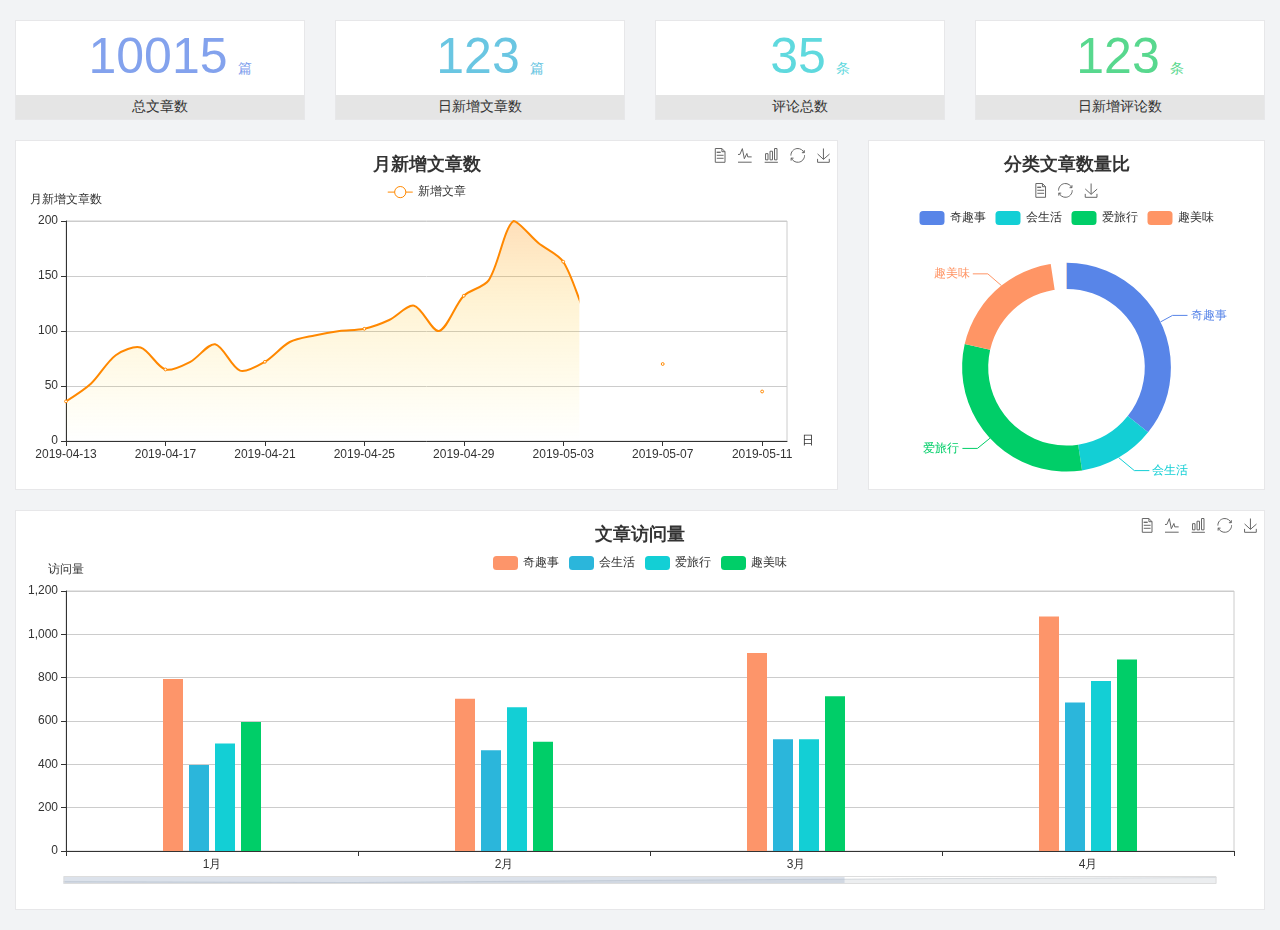
<file: home/dashboard.html>
<!DOCTYPE html>
<html lang="en">

<head>
  <meta charset="UTF-8" />
  <meta name="viewport" content="width=device-width, initial-scale=1.0" />
  <meta http-equiv="X-UA-Compatible" content="ie=edge" />
  <title>图表统计</title>
  <link rel="stylesheet" href="../../assets/lib/bootstrap.css" />
  <link rel="stylesheet" href="../../assets/lib/main.css" />
  <script src="../../assets/lib/jquery.js"></script>
  <script type="text/javascript" src="../../assets/lib/echarts.min.js"></script>
</head>

<body>
  <div class="container-fluid">
    <div class="row spannel_list">
      <div class="col-sm-3 col-xs-6">
        <div class="spannel">
          <em>10015</em><span>篇</span>
          <b>总文章数</b>
        </div>
      </div>
      <div class="col-sm-3 col-xs-6">
        <div class="spannel scolor01">
          <em>123</em><span>篇</span>
          <b>日新增文章数</b>
        </div>
      </div>
      <div class="col-sm-3 col-xs-6">
        <div class="spannel scolor02">
          <em>35</em><span>条</span>
          <b>评论总数</b>
        </div>
      </div>
      <div class="col-sm-3 col-xs-6">
        <div class="spannel scolor03">
          <em>123</em><span>条</span>
          <b>日新增评论数</b>
        </div>
      </div>
    </div>
  </div>

  <div class="container-fluid">
    <div class="row curve-pie">
      <div class="col-lg-8 col-md-8">
        <div class="gragh_pannel" id="curve_show"></div>
      </div>
      <div class="col-lg-4 col-md-4">
        <div class="gragh_pannel" id="pie_show"></div>
      </div>
    </div>
  </div>

  <div class="container-fluid">
    <div class="column_pannel" id="column_show"></div>
  </div>

  <script>
    var oChart = echarts.init(document.getElementById('curve_show'));
    var aList_all = [
      { 'count': 36, 'date': '2019-04-13' },
      { 'count': 52, 'date': '2019-04-14' },
      { 'count': 78, 'date': '2019-04-15' },
      { 'count': 85, 'date': '2019-04-16' },
      { 'count': 65, 'date': '2019-04-17' },
      { 'count': 72, 'date': '2019-04-18' },
      { 'count': 88, 'date': '2019-04-19' },
      { 'count': 64, 'date': '2019-04-20' },
      { 'count': 72, 'date': '2019-04-21' },
      { 'count': 90, 'date': '2019-04-22' },
      { 'count': 96, 'date': '2019-04-23' },
      { 'count': 100, 'date': '2019-04-24' },
      { 'count': 102, 'date': '2019-04-25' },
      { 'count': 110, 'date': '2019-04-26' },
      { 'count': 123, 'date': '2019-04-27' },
      { 'count': 100, 'date': '2019-04-28' },
      { 'count': 132, 'date': '2019-04-29' },
      { 'count': 146, 'date': '2019-04-30' },
      { 'count': 200, 'date': '2019-05-01' },
      { 'count': 180, 'date': '2019-05-02' },
      { 'count': 163, 'date': '2019-05-03' },
      { 'count': 110, 'date': '2019-05-04' },
      { 'count': 80, 'date': '2019-05-05' },
      { 'count': 82, 'date': '2019-05-06' },
      { 'count': 70, 'date': '2019-05-07' },
      { 'count': 65, 'date': '2019-05-08' },
      { 'count': 54, 'date': '2019-05-09' },
      { 'count': 40, 'date': '2019-05-10' },
      { 'count': 45, 'date': '2019-05-11' },
      { 'count': 38, 'date': '2019-05-12' },
    ];

    let aCount = [];
    let aDate = [];

    for (var i = 0; i < aList_all.length; i++) {
      aCount.push(aList_all[i].count);
      aDate.push(aList_all[i].date);
    }

    var chartopt = {
      title: {
        text: '月新增文章数',
        left: 'center',
        top: '10'
      },
      tooltip: {
        trigger: 'axis'
      },
      legend: {
        data: ['新增文章'],
        top: '40'
      },
      toolbox: {
        show: true,
        feature: {
          mark: { show: true },
          dataView: { show: true, readOnly: false },
          magicType: { show: true, type: ['line', 'bar'] },
          restore: { show: true },
          saveAsImage: { show: true }
        }
      },
      calculable: true,
      xAxis: [
        {
          name: '日',
          type: 'category',
          boundaryGap: false,
          data: aDate
        }
      ],
      yAxis: [
        {
          name: '月新增文章数',
          type: 'value'
        }
      ],
      series: [
        {
          name: '新增文章',
          type: 'line',
          smooth: true,
          itemStyle: { normal: { areaStyle: { type: 'default' }, color: '#f80' }, lineStyle: { color: '#f80' } },
          data: aCount
        }],
      areaStyle: {
        normal: {
          color: new echarts.graphic.LinearGradient(0, 0, 0, 1, [{
            offset: 0,
            color: 'rgba(255,136,0,0.39)'
          }, {
            offset: .34,
            color: 'rgba(255,180,0,0.25)'
          }, {
            offset: 1,
            color: 'rgba(255,222,0,0.00)'
          }])

        }
      },
      grid: {
        show: true,
        x: 50,
        x2: 50,
        y: 80,
        height: 220
      }
    };

    oChart.setOption(chartopt);


    var oPie = echarts.init(document.getElementById('pie_show'));
    var oPieopt =
    {
      title: {
        top: 10,
        text: '分类文章数量比',
        x: 'center'
      },
      tooltip: {
        trigger: 'item',
        formatter: "{a} <br/>{b} : {c} ({d}%)"
      },
      color: ['#5885e8', '#13cfd5', '#00ce68', '#ff9565'],
      legend: {
        x: 'center',
        top: 65,
        data: ['奇趣事', '会生活', '爱旅行', '趣美味']
      },
      toolbox: {
        show: true,
        x: 'center',
        top: 35,
        feature: {
          mark: { show: true },
          dataView: { show: true, readOnly: false },
          magicType: {
            show: true,
            type: ['pie', 'funnel'],
            option: {
              funnel: {
                x: '25%',
                width: '50%',
                funnelAlign: 'left',
                max: 1548
              }
            }
          },
          restore: { show: true },
          saveAsImage: { show: true }
        }
      },
      calculable: true,
      series: [
        {
          name: '访问来源',
          type: 'pie',
          radius: ['45%', '60%'],
          center: ['50%', '65%'],
          data: [
            { value: 300, name: '奇趣事' },
            { value: 100, name: '会生活' },
            { value: 260, name: '爱旅行' },
            { value: 180, name: '趣美味' }
          ]
        }
      ]
    };
    oPie.setOption(oPieopt);



    var oColumn = this.echarts.init(document.getElementById('column_show'));
    var oColumnopt =
    {
      title: {
        text: '文章访问量',
        left: 'center',
        top: '10'
      },
      tooltip: {
        trigger: 'axis'
      },
      legend: {
        data: ['奇趣事', '会生活', '爱旅行', '趣美味'],
        top: '40'
      },
      toolbox: {
        show: true,
        feature: {
          mark: { show: true },
          dataView: { show: true, readOnly: false },
          magicType: { show: true, type: ['line', 'bar'] },
          restore: { show: true },
          saveAsImage: { show: true }
        }
      },
      calculable: true,
      xAxis: [
        {
          type: 'category',
          data: ['1月', '2月', '3月', '4月', '5月']
        }
      ],
      yAxis: [
        {
          name: '访问量',
          type: 'value'
        }
      ],
      series: [
        {
          name: '奇趣事',
          type: 'bar',
          barWidth: 20,
          itemStyle: {
            normal: { areaStyle: { type: 'default' }, color: '#fd956a' }
          },
          data: [800, 708, 920, 1090, 1200]
        },
        {
          name: '会生活',
          type: 'bar',
          barWidth: 20,
          itemStyle: {
            normal: { areaStyle: { type: 'default' }, color: '#2bb6db' }
          },
          data: [400, 468, 520, 690, 800]
        },
        {
          name: '爱旅行',
          type: 'bar',
          barWidth: 20,
          itemStyle: {
            normal: { areaStyle: { type: 'default' }, color: '#13cfd5' }
          },
          data: [500, 668, 520, 790, 900]
        },
        {
          name: '趣美味',
          type: 'bar',
          barWidth: 20,
          itemStyle: {
            normal: { areaStyle: { type: 'default' }, color: '#00ce68' }
          },
          data: [600, 508, 720, 890, 1000]
        }
      ],
      grid: {
        show: true,
        x: 50,
        x2: 30,
        y: 80,
        height: 260
      },
      dataZoom: [//给x轴设置滚动条
        {
          start: 0,//默认为0
          end: 100 - 1000 / 31,//默认为100
          type: 'slider',
          show: true,
          xAxisIndex: [0],
          handleSize: 0,//滑动条的 左右2个滑动条的大小
          height: 8,//组件高度
          left: 45, //左边的距离
          right: 50,//右边的距离
          bottom: 26,//右边的距离
          handleColor: '#ddd',//h滑动图标的颜色
          handleStyle: {
            borderColor: "#cacaca",
            borderWidth: "1",
            shadowBlur: 2,
            background: "#ddd",
            shadowColor: "#ddd",
          }
        }]
    };
    oColumn.setOption(oColumnopt);
  </script>
</body>

</html>
</file>
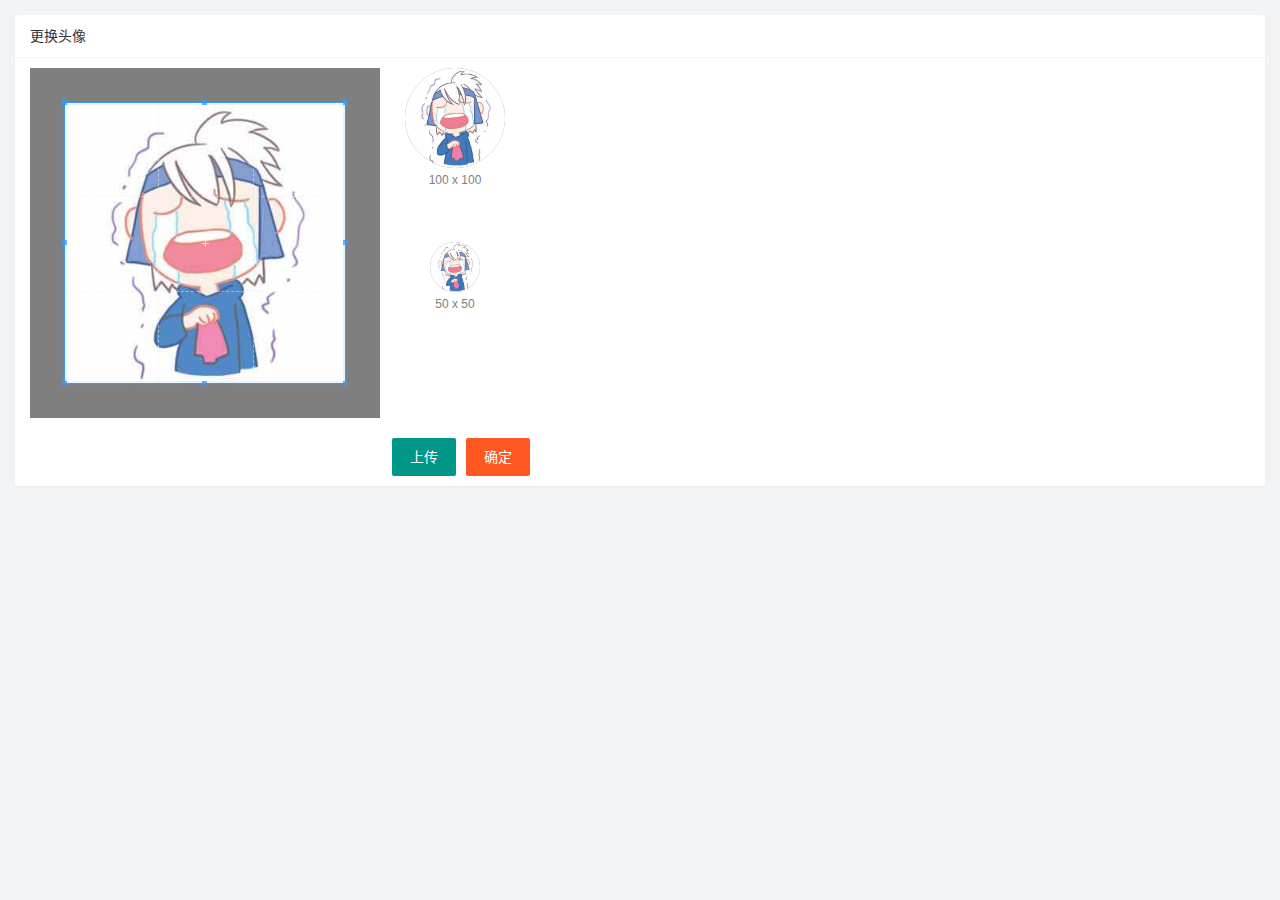
<file: user/user_avatar.html>
<!DOCTYPE html>
<html lang="zh-CN">
  <head>
    <meta charset="UTF-8" />
    <meta name="viewport" content="width=device-width, initial-scale=1.0" />
    <title>Document</title>
    <link rel="stylesheet" href="/assets/lib/layui/css/layui.css" />
    <link rel="stylesheet" href="/assets/lib/cropper/cropper.css" />
    <link rel="stylesheet" href="/assets/css/user/user_avatar.css" />
  </head>
  <body>
    <div class="layui-card">
      <div class="layui-card-header">更换头像</div>
      <div class="layui-card-body">
        <!-- 第一行的图片裁剪和预览区域 -->
<div class="row1">
  <!-- 图片裁剪区域 -->
  <div class="cropper-box">
    <!-- 这个 img 标签很重要，将来会把它初始化为裁剪区域 -->
    <img id="image" src="/assets/images/pig.jpg" />
  </div>
  <!-- 图片的预览区域 -->
  <div class="preview-box">
    <div>
      <!-- 宽高为 100px 的预览区域 -->
      <div class="img-preview w100"></div>
      <p class="size">100 x 100</p>
    </div>
    <div>
      <!-- 宽高为 50px 的预览区域 -->
      <div class="img-preview w50"></div>
      <p class="size">50 x 50</p>
    </div>
  </div>
</div
<!-- 第二行的按钮区域 -->
<div class="row2">
  <input type="file" id="file" accept="image/png,image/jpeg">
  <button type="button" class="layui-btn" id="btnChooseImage">上传</button>
  <button type="button" class="layui-btn layui-btn-danger" id="btnUpload">确定</button>
</div>
      </div>
    </div>
  </body>
  <script src="/assets/lib/layui/layui.all.js"></script>
  <script src="/assets/lib/jquery.js"></script>
  <script src="/assets/lib/cropper/Cropper.js"></script>
  <script src="/assets/lib/cropper/jquery-cropper.js"></script>
  <script src="/assets/js/baseAPI.js"></script>
  <script src="/assets/js/user/user_avatar.js"></script>
</html>
</file>
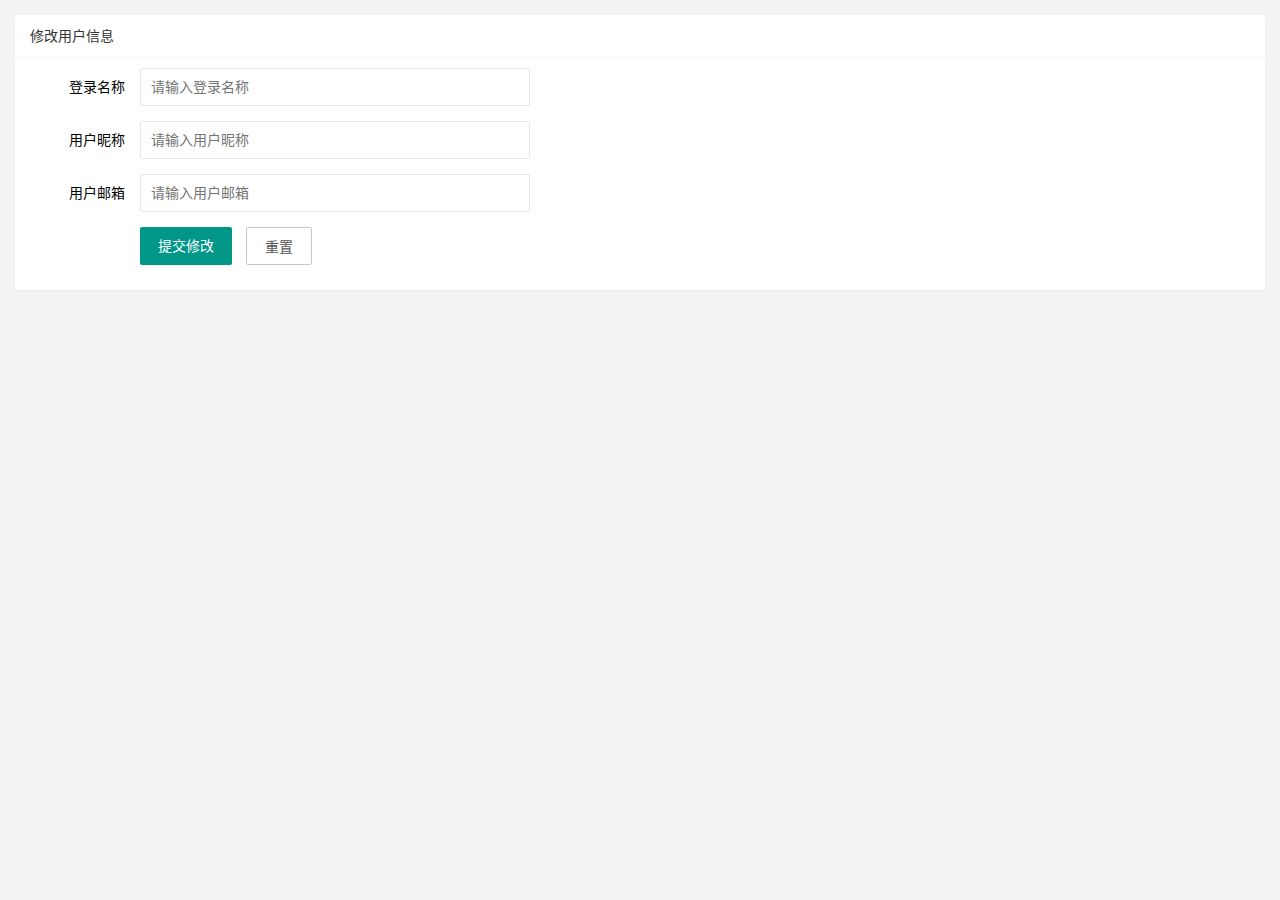
<file: user/user_info.html>
<!DOCTYPE html>
<html lang="zh-CN">
  <head>
    <meta charset="UTF-8" />
    <meta name="viewport" content="width=device-width, initial-scale=1.0" />
    <title>Document</title>
    <link rel="stylesheet" href="/assets/lib/layui/css/layui.css" />
    <link rel="stylesheet" href="/assets/css/user/user_info.css" />
  </head>
  <body>
    <!-- 卡片区域 -->
    <div class="layui-card">
      <div class="layui-card-header">修改用户信息</div>
      <div class="layui-card-body">
        <!-- form表单区域 -->
        <form class="layui-form" lay-filter="formUserInfo">
          <!-- 这是隐藏域 -->
          <input type="hidden" name="id" value="" />
          <div class="layui-form-item">
            <label class="layui-form-label">登录名称</label>
            <div class="layui-input-block">
              <input
                type="text"
                name="username"
                required
                lay-verify="required"
                placeholder="请输入登录名称"
                autocomplete="off"
                class="layui-input"
                readonly
              />
            </div>
          </div>
          <div class="layui-form-item">
            <label class="layui-form-label">用户昵称</label>
            <div class="layui-input-block">
              <input
                type="text"
                name="nickname"
                required
                lay-verify="required|nickname"
                placeholder="请输入用户昵称"
                autocomplete="off"
                class="layui-input"
              />
            </div>
          </div>
          <div class="layui-form-item">
            <label class="layui-form-label">用户邮箱</label>
            <div class="layui-input-block">
              <input
                type="text"
                name="email"
                required
                lay-verify="required|email"
                placeholder="请输入用户邮箱"
                autocomplete="off"
                class="layui-input"
              />
            </div>
          </div>
          <div class="layui-form-item">
            <div class="layui-input-block">
              <button class="layui-btn" lay-submit lay-filter="formDemo">
                提交修改
              </button>
              <button
                type="reset"
                class="layui-btn layui-btn-primary"
                id="btnReset"
              >
                重置
              </button>
            </div>
          </div>
        </form>
      </div>
    </div>
  </body>

  <!-- 导入layui的Js文件 -->
  <script src="/assets/lib/layui/layui.all.js"></script>
  <!-- 导入Jquery的文件 -->
  <script src="/assets/lib/jquery.js"></script>
  <!-- 导入自己封装的baseAPI文件 -->
  <script src="/assets/js/baseAPI.js"></script>
  <!-- 导入自己的Js文件 -->
  <script src="/assets/js/user/user_info.js"></script>
</html>
</file>
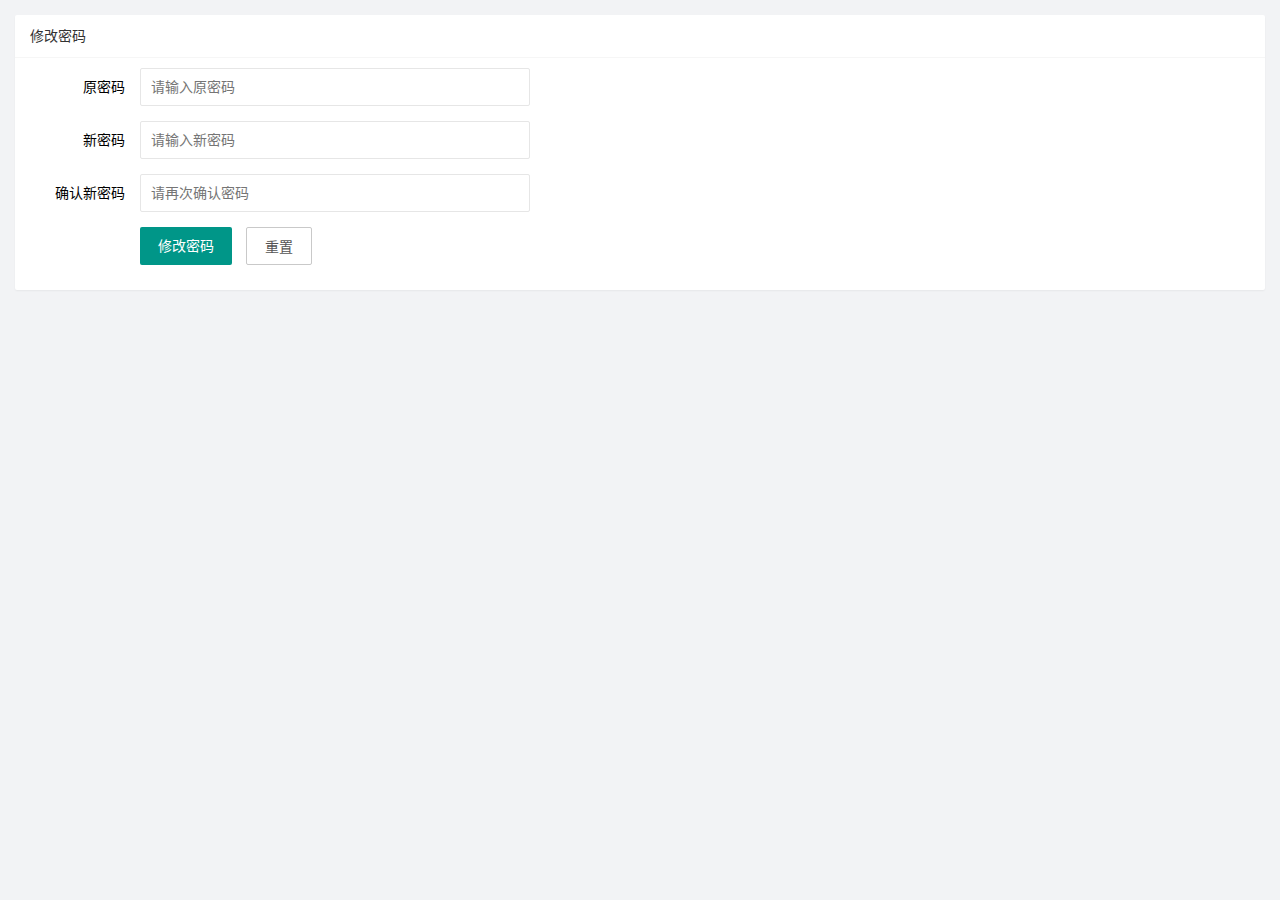
<file: user/user_pwd.html>
<!DOCTYPE html>
<html lang="zh-CN">
  <head>
    <meta charset="UTF-8" />
    <meta name="viewport" content="width=device-width, initial-scale=1.0" />
    <title>Document</title>
    <link rel="stylesheet" href="/assets/lib/layui/css/layui.css" />
    <link rel="stylesheet" href="/assets/css/user/user_pwd.css" />
  </head>
  <body>
    <div class="layui-card">
      <div class="layui-card-header">修改密码</div>
      <div class="layui-card-body">
        <form class="layui-form" action="">
          <div class="layui-form-item">
            <label class="layui-form-label">原密码</label>
            <div class="layui-input-block">
              <input
                type="password"
                name="oldPwd"
                required
                lay-verify="required|pwd"
                placeholder="请输入原密码"
                autocomplete="off"
                class="layui-input"
              />
            </div>
          </div>
          <div class="layui-form-item">
            <label class="layui-form-label">新密码</label>
            <div class="layui-input-block">
              <input
                type="password"
                name="newPwd"
                required
                lay-verify="required|pwd|samePwd"
                placeholder="请输入新密码"
                autocomplete="off"
                class="layui-input"
              />
            </div>
          </div>
          <div class="layui-form-item">
            <label class="layui-form-label">确认新密码</label>
            <div class="layui-input-block">
              <input
                type="password"
                name="rePwd"
                required
                lay-verify="required|pwd|rePwd"
                placeholder="请再次确认密码"
                autocomplete="off"
                class="layui-input"
              />
            </div>
          </div>
          <div class="layui-form-item">
            <div class="layui-input-block">
              <button class="layui-btn" lay-submit lay-filter="formDemo">
                修改密码
              </button>
              <button type="reset" class="layui-btn layui-btn-primary">
                重置
              </button>
            </div>
          </div>
        </form>
      </div>
    </div>
  </body>
  <!-- 导入layui的Js文件 -->
  <script src="/assets/lib/layui/layui.all.js"></script>
  <!-- 导入Jquery的文件 -->
  <script src="/assets/lib/jquery.js"></script>
  <!-- 导入baseAPI -->
  <script src="/assets/js/baseAPI.js"></script>
  <!-- 导入自己的Js文件 -->
  <script src="/assets/js/user/user_pwd.js"></script>
</html>
</file>
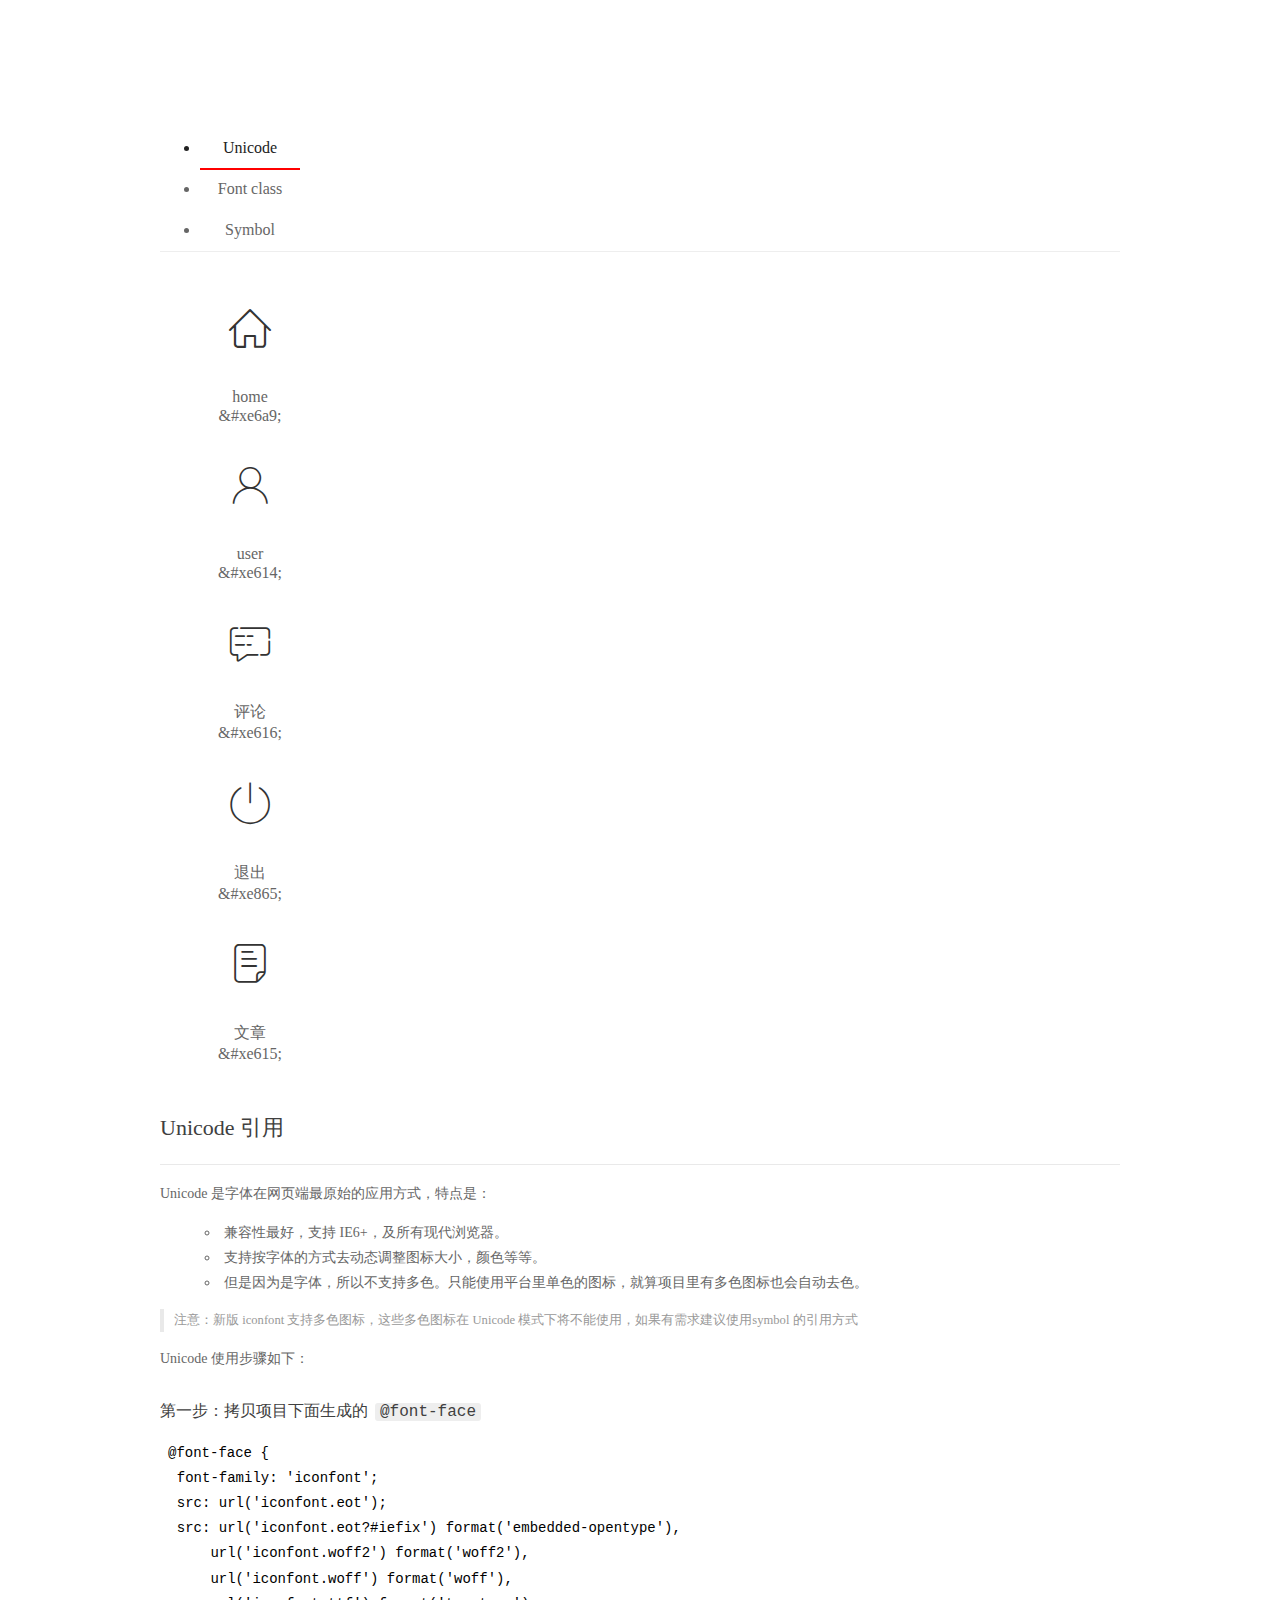
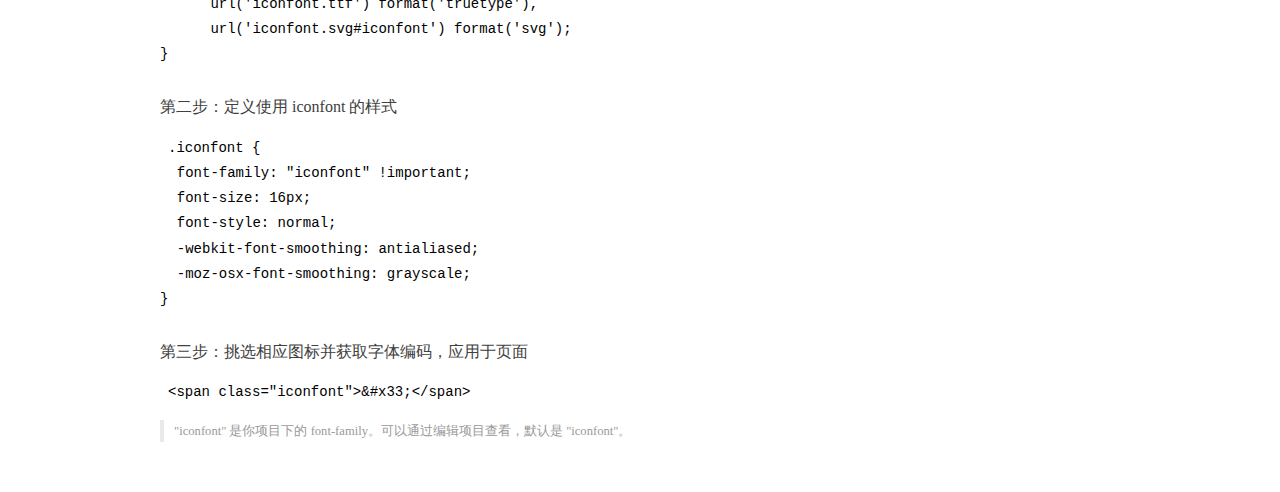
<file: assets/fonts/demo_index.html>
<!DOCTYPE html>
<html>
<head>
  <meta charset="utf-8"/>
  <title>IconFont Demo</title>
  <link rel="shortcut icon" href="https://gtms04.alicdn.com/tps/i4/TB1_oz6GVXXXXaFXpXXJDFnIXXX-64-64.ico" type="image/x-icon"/>
  <link rel="stylesheet" href="https://g.alicdn.com/thx/cube/1.3.2/cube.min.css">
  <link rel="stylesheet" href="demo.css">
  <link rel="stylesheet" href="iconfont.css">
  <script src="iconfont.js"></script>
  <!-- jQuery -->
  <script src="https://a1.alicdn.com/oss/uploads/2018/12/26/7bfddb60-08e8-11e9-9b04-53e73bb6408b.js"></script>
  <!-- 代码高亮 -->
  <script src="https://a1.alicdn.com/oss/uploads/2018/12/26/a3f714d0-08e6-11e9-8a15-ebf944d7534c.js"></script>
</head>
<body>
  <div class="main">
    <h1 class="logo"><a href="https://www.iconfont.cn/" title="iconfont 首页" target="_blank">&#xe86b;</a></h1>
    <div class="nav-tabs">
      <ul id="tabs" class="dib-box">
        <li class="dib active"><span>Unicode</span></li>
        <li class="dib"><span>Font class</span></li>
        <li class="dib"><span>Symbol</span></li>
      </ul>
      
    </div>
    <div class="tab-container">
      <div class="content unicode" style="display: block;">
          <ul class="icon_lists dib-box">
          
            <li class="dib">
              <span class="icon iconfont">&#xe6a9;</span>
                <div class="name">home</div>
                <div class="code-name">&amp;#xe6a9;</div>
              </li>
          
            <li class="dib">
              <span class="icon iconfont">&#xe614;</span>
                <div class="name">user</div>
                <div class="code-name">&amp;#xe614;</div>
              </li>
          
            <li class="dib">
              <span class="icon iconfont">&#xe616;</span>
                <div class="name">评论</div>
                <div class="code-name">&amp;#xe616;</div>
              </li>
          
            <li class="dib">
              <span class="icon iconfont">&#xe865;</span>
                <div class="name">退出</div>
                <div class="code-name">&amp;#xe865;</div>
              </li>
          
            <li class="dib">
              <span class="icon iconfont">&#xe615;</span>
                <div class="name">文章</div>
                <div class="code-name">&amp;#xe615;</div>
              </li>
          
          </ul>
          <div class="article markdown">
          <h2 id="unicode-">Unicode 引用</h2>
          <hr>

          <p>Unicode 是字体在网页端最原始的应用方式，特点是：</p>
          <ul>
            <li>兼容性最好，支持 IE6+，及所有现代浏览器。</li>
            <li>支持按字体的方式去动态调整图标大小，颜色等等。</li>
            <li>但是因为是字体，所以不支持多色。只能使用平台里单色的图标，就算项目里有多色图标也会自动去色。</li>
          </ul>
          <blockquote>
            <p>注意：新版 iconfont 支持多色图标，这些多色图标在 Unicode 模式下将不能使用，如果有需求建议使用symbol 的引用方式</p>
          </blockquote>
          <p>Unicode 使用步骤如下：</p>
          <h3 id="-font-face">第一步：拷贝项目下面生成的 <code>@font-face</code></h3>
<pre><code class="language-css"
>@font-face {
  font-family: 'iconfont';
  src: url('iconfont.eot');
  src: url('iconfont.eot?#iefix') format('embedded-opentype'),
      url('iconfont.woff2') format('woff2'),
      url('iconfont.woff') format('woff'),
      url('iconfont.ttf') format('truetype'),
      url('iconfont.svg#iconfont') format('svg');
}
</code></pre>
          <h3 id="-iconfont-">第二步：定义使用 iconfont 的样式</h3>
<pre><code class="language-css"
>.iconfont {
  font-family: "iconfont" !important;
  font-size: 16px;
  font-style: normal;
  -webkit-font-smoothing: antialiased;
  -moz-osx-font-smoothing: grayscale;
}
</code></pre>
          <h3 id="-">第三步：挑选相应图标并获取字体编码，应用于页面</h3>
<pre>
<code class="language-html"
>&lt;span class="iconfont"&gt;&amp;#x33;&lt;/span&gt;
</code></pre>
          <blockquote>
            <p>"iconfont" 是你项目下的 font-family。可以通过编辑项目查看，默认是 "iconfont"。</p>
          </blockquote>
          </div>
      </div>
      <div class="content font-class">
        <ul class="icon_lists dib-box">
          
          <li class="dib">
            <span class="icon iconfont icon-home"></span>
            <div class="name">
              home
            </div>
            <div class="code-name">.icon-home
            </div>
          </li>
          
          <li class="dib">
            <span class="icon iconfont icon-user"></span>
            <div class="name">
              user
            </div>
            <div class="code-name">.icon-user
            </div>
          </li>
          
          <li class="dib">
            <span class="icon iconfont icon-pinglun"></span>
            <div class="name">
              评论
            </div>
            <div class="code-name">.icon-pinglun
            </div>
          </li>
          
          <li class="dib">
            <span class="icon iconfont icon-tuichu"></span>
            <div class="name">
              退出
            </div>
            <div class="code-name">.icon-tuichu
            </div>
          </li>
          
          <li class="dib">
            <span class="icon iconfont icon-16"></span>
            <div class="name">
              文章
            </div>
            <div class="code-name">.icon-16
            </div>
          </li>
          
        </ul>
        <div class="article markdown">
        <h2 id="font-class-">font-class 引用</h2>
        <hr>

        <p>font-class 是 Unicode 使用方式的一种变种，主要是解决 Unicode 书写不直观，语意不明确的问题。</p>
        <p>与 Unicode 使用方式相比，具有如下特点：</p>
        <ul>
          <li>兼容性良好，支持 IE8+，及所有现代浏览器。</li>
          <li>相比于 Unicode 语意明确，书写更直观。可以很容易分辨这个 icon 是什么。</li>
          <li>因为使用 class 来定义图标，所以当要替换图标时，只需要修改 class 里面的 Unicode 引用。</li>
          <li>不过因为本质上还是使用的字体，所以多色图标还是不支持的。</li>
        </ul>
        <p>使用步骤如下：</p>
        <h3 id="-fontclass-">第一步：引入项目下面生成的 fontclass 代码：</h3>
<pre><code class="language-html">&lt;link rel="stylesheet" href="./iconfont.css"&gt;
</code></pre>
        <h3 id="-">第二步：挑选相应图标并获取类名，应用于页面：</h3>
<pre><code class="language-html">&lt;span class="iconfont icon-xxx"&gt;&lt;/span&gt;
</code></pre>
        <blockquote>
          <p>"
            iconfont" 是你项目下的 font-family。可以通过编辑项目查看，默认是 "iconfont"。</p>
        </blockquote>
      </div>
      </div>
      <div class="content symbol">
          <ul class="icon_lists dib-box">
          
            <li class="dib">
                <svg class="icon svg-icon" aria-hidden="true">
                  <use xlink:href="#icon-home"></use>
                </svg>
                <div class="name">home</div>
                <div class="code-name">#icon-home</div>
            </li>
          
            <li class="dib">
                <svg class="icon svg-icon" aria-hidden="true">
                  <use xlink:href="#icon-user"></use>
                </svg>
                <div class="name">user</div>
                <div class="code-name">#icon-user</div>
            </li>
          
            <li class="dib">
                <svg class="icon svg-icon" aria-hidden="true">
                  <use xlink:href="#icon-pinglun"></use>
                </svg>
                <div class="name">评论</div>
                <div class="code-name">#icon-pinglun</div>
            </li>
          
            <li class="dib">
                <svg class="icon svg-icon" aria-hidden="true">
                  <use xlink:href="#icon-tuichu"></use>
                </svg>
                <div class="name">退出</div>
                <div class="code-name">#icon-tuichu</div>
            </li>
          
            <li class="dib">
                <svg class="icon svg-icon" aria-hidden="true">
                  <use xlink:href="#icon-16"></use>
                </svg>
                <div class="name">文章</div>
                <div class="code-name">#icon-16</div>
            </li>
          
          </ul>
          <div class="article markdown">
          <h2 id="symbol-">Symbol 引用</h2>
          <hr>

          <p>这是一种全新的使用方式，应该说这才是未来的主流，也是平台目前推荐的用法。相关介绍可以参考这篇<a href="">文章</a>
            这种用法其实是做了一个 SVG 的集合，与另外两种相比具有如下特点：</p>
          <ul>
            <li>支持多色图标了，不再受单色限制。</li>
            <li>通过一些技巧，支持像字体那样，通过 <code>font-size</code>, <code>color</code> 来调整样式。</li>
            <li>兼容性较差，支持 IE9+，及现代浏览器。</li>
            <li>浏览器渲染 SVG 的性能一般，还不如 png。</li>
          </ul>
          <p>使用步骤如下：</p>
          <h3 id="-symbol-">第一步：引入项目下面生成的 symbol 代码：</h3>
<pre><code class="language-html">&lt;script src="./iconfont.js"&gt;&lt;/script&gt;
</code></pre>
          <h3 id="-css-">第二步：加入通用 CSS 代码（引入一次就行）：</h3>
<pre><code class="language-html">&lt;style&gt;
.icon {
  width: 1em;
  height: 1em;
  vertical-align: -0.15em;
  fill: currentColor;
  overflow: hidden;
}
&lt;/style&gt;
</code></pre>
          <h3 id="-">第三步：挑选相应图标并获取类名，应用于页面：</h3>
<pre><code class="language-html">&lt;svg class="icon" aria-hidden="true"&gt;
  &lt;use xlink:href="#icon-xxx"&gt;&lt;/use&gt;
&lt;/svg&gt;
</code></pre>
          </div>
      </div>

    </div>
  </div>
  <script>
  $(document).ready(function () {
      $('.tab-container .content:first').show()

      $('#tabs li').click(function (e) {
        var tabContent = $('.tab-container .content')
        var index = $(this).index()

        if ($(this).hasClass('active')) {
          return
        } else {
          $('#tabs li').removeClass('active')
          $(this).addClass('active')

          tabContent.hide().eq(index).fadeIn()
        }
      })
    })
  </script>
</body>
</html>
</file>
<file: assets/lib/main.css>
body{
    font-family:'MicroSoft YaHei';
    background-color: #f2f3f5;
}
.main_wrap{
    position:fixed;
    width:100%;
    height:100%;
    left:0px;
    top:0px;
    background:url('../images/login_bg.jpg'); 
    background-size:100% 100%; 
  }
.header{
    width:1200px;
    overflow: hidden;
    margin:20px auto 0;
}
.heade .logo{
    float: left;
}
.header .copyright{
    float:right;
    font-size:12px;
    color:#fff;
    text-align:right;
    line-height:20px;
    margin-top:10px;
}
.login_form_con{
    position:absolute;
    left:50%;
    top:50%;
    margin-left:-200px;
    margin-top:-155px;
    width:400px;
    height:310px;
    background-color: #edeff0;
}

.login_form{
    position: relative;
}

.login_form .icon-user{
    position:absolute;
    font-size:16px;
    color:#999;
    left:46px;
    top:12px;
}
.login_form .icon-key{
    position:absolute;
    font-size:18px;
    color:#999;
    left:46px;
    top:78px;
}
.login_title{
    height:60px;
    background:url('../images/login_title.png') center center no-repeat #fff;
}
.input_txt,.input_pass,.input_sub{
    display:block;
    width:334px;
    height:37px;
    padding:0px;
    text-indent:40px;
    border:1px solid #ddd;
    margin:27px auto 0;
    outline:none;
}
.input_sub{
    margin-top:40px;
    height:42px;
    background-color: #19b9e7;
    text-indent:0px;
    font-size:18px;
    color:#fff;
    cursor: pointer;
}
.input_sub:hover{
    background-color: #08a0cc;
}

.sider{
    position:fixed;
    left:0;
    top:0;
    bottom:0;
    width:210px;
    background-color: #323745;
}
.sider .logo{
    display:block;
    height:56px;
    background-color: #242732;
    overflow: hidden;
}
.sider .logo img{
    display:block;
    margin:6px auto 0;
}
.user_info{
    height:79px;
    border-bottom:1px solid #5a5e6b;
}

.user_info img{
    float: left;
    width:40px;
    height:40px;
    border-radius:20px;
    margin:19px 0 0 30px;
}
.user_info span{
    float: left;
    width:120px;
    font-size:12px;
    color:#fff;
    margin:23px 0 0 20px;
}
.user_info b{
    float: left;
    width: 120px;
    font-weight:normal;
    font-size:12px;
    color:#adafb5;
    margin:2px 0 0 20px;
}

.menu .level01{
    height:50px;
    line-height:50px;
}
.menu .level01 a{
    display:block;
    height:50px;
    font-size:12px;
    color:#adafb5;
    overflow: hidden;
}
.menu .level01.active a{
    background-color: #1378f0;
    color:#fff;
}
.menu .level01.active i{
    color:#fff;
}

.menu .level01 a:hover{
    background-color: #1378f0;
    color:#fff;
}
.menu .level01 a:hover i{
    color:#fff;
}
.menu .level01 i{
    color:#61646f;
    font-size:22px;
    float: left;
    margin-left:26px;
}
.menu .level01 span{
    float: left;
    margin-left:10px;
}
.menu .level01 b{
    float: right;
    margin-right:20px;
    font-weight:normal;
    transform:rotate(90deg);
    transition:all 500ms ease;
}

.menu .level01 .rotate0{
    transform:rotate(0deg);
}

.menu .level02{
    background: #242732;
    display:none;
}


.menu .level02 li{
    height:40px;
    line-height:40px;
}
.menu .level02 li a{
    display:block;
    height:40px;
    font-size:12px;
    color:#adafb5;
    overflow: hidden;
}

.menu .level02 li a:hover{
    background-color: #1378f0;
    color:#fff;
}

.menu .level02 li i{
    font-size:12px;
    float: left;
    margin-left:60px;
}
.menu .level02 li span{
    font-size:12px;
    float: left;
    margin-left:5px;
}

.menu .level02 .active a{
    color:#ffae00;
}

.header_bar{
    position:fixed;
    left:210px;
    right:0;
    top:0;
    height:56px;
    background-color: #fff;
}

.main{
    position:fixed;
    left:210px;
    top:56px;
    right:0;
    bottom:0;
    background-color: #f2f3f5;
}

.search_form{
    width:218px;
    height:33px;
    border:1px solid #ddd;
    background-color: #f2f3f5;
    border-radius:16px;
    float: left;
    margin:12px 0 0 27px;
}

.search_form input{
    padding:0px;
    margin:0px;
    border:0px;
    float: left;
    background-color: #f2f3f5;
    font-size:12px;
    width:175px;
    height:31px;
    margin-left:12px;
    outline:none;
   
}

.search_form .icon-search{
    line-height:33px;
    cursor: pointer;
    font-size:18px;
    color:#abaebb;
}
.user_center_link{
    float:right;

}
.user_center_link a{
    line-height:56px;
    font-size:12px;
    color:#999;
    margin-right:15px;
}
.user_center_link a:hover{
    color:#ffae00
}

.user_center_link img{
    width:42px;
    height:42px;
    border-radius:32px;
    margin-right:10px;
}

.spannel_list{
    margin-top:20px;
}

.spannel{
	height:100px;
	overflow:hidden;
	text-align:center;
    position:relative;
    background-color: #fff;
    border:1px solid #e7e7e9;
    margin-bottom:20px;
}

.spannel em{
    font-style:normal;
	font-size:50px;
	line-height:50px;
	display:inline-block;
	margin:10px 0 0 20px;
	font-family:'Arial';
	color:#83a2ed;
}

.spannel span{
	font-size:14px;
	display:inline-block;
	color:#83a2ed;
	margin-left:10px;
}

.spannel b{
	position:absolute;
	left:0;
	bottom:0;
	width:100%;
	line-height:24px;
	background:#e5e5e5;
	color:#333;
	font-size:14px;
	font-weight:normal;
}

.scolor01 em,.scolor01 span{
	color:#6ac6e2;
}

.scolor02 em,.scolor02 span{
	color:#5fd9de;
}

.scolor03 em,.scolor03 span{
	color:#58d88e;
}


.gragh_pannel{
    height:350px;
    border:1px solid #e7e7e9;
    background-color: #fff!important; 
    margin-bottom:20px;  
}

.column_pannel{
    margin-bottom:20px;
    height:400px;
    border:1px solid #e7e7e9;
    background-color: #fff!important;   
}

.common_title{
    line-height:42px;
    background-color: #fbfbfb;
    border:1px solid #e7e7e9;
    margin-top:20px;
    text-indent: 15px;
    font-size:14px;
    color:#333;
}

.common_con{
    border:1px solid #e7e7e9;
    border-top:0px;
    background-color: #fff;
    padding-bottom:20px;
    margin-bottom:20px;
}
.opt_btns{
    margin-top:20px;
}

.mp20{
    margin-top:20px;
}

.pagination{   
   margin:0;
}

.article_form{
    margin-top:20px;
}

.form-group{
    margin-bottom:25px;
}

.form-group label{
    font-weight:normal;
    color:#666;
}

.icon-icondate{
    line-height:16px;
}

.user_pic{
    width:100px;
    height:100px;
    margin-bottom:10px;
}

.article_cover{
    width:200px;
    height:200px;
    margin-bottom:10px;
}
</file>
<file: assets/lib/layui/css/layui.css>
/** layui-v2.5.5 MIT License By https://www.layui.com */
 .layui-inline,img{display:inline-block;vertical-align:middle}h1,h2,h3,h4,h5,h6{font-weight:400}.layui-edge,.layui-header,.layui-inline,.layui-main{position:relative}.layui-body,.layui-edge,.layui-elip{overflow:hidden}.layui-btn,.layui-edge,.layui-inline,img{vertical-align:middle}.layui-btn,.layui-disabled,.layui-icon,.layui-unselect{-moz-user-select:none;-webkit-user-select:none;-ms-user-select:none}.layui-elip,.layui-form-checkbox span,.layui-form-pane .layui-form-label{text-overflow:ellipsis;white-space:nowrap}.layui-breadcrumb,.layui-tree-btnGroup{visibility:hidden}blockquote,body,button,dd,div,dl,dt,form,h1,h2,h3,h4,h5,h6,input,li,ol,p,pre,td,textarea,th,ul{margin:0;padding:0;-webkit-tap-highlight-color:rgba(0,0,0,0)}a:active,a:hover{outline:0}img{border:none}li{list-style:none}table{border-collapse:collapse;border-spacing:0}h4,h5,h6{font-size:100%}button,input,optgroup,option,select,textarea{font-family:inherit;font-size:inherit;font-style:inherit;font-weight:inherit;outline:0}pre{white-space:pre-wrap;white-space:-moz-pre-wrap;white-space:-pre-wrap;white-space:-o-pre-wrap;word-wrap:break-word}body{line-height:24px;font:14px Helvetica Neue,Helvetica,PingFang SC,Tahoma,Arial,sans-serif}hr{height:1px;margin:10px 0;border:0;clear:both}a{color:#333;text-decoration:none}a:hover{color:#777}a cite{font-style:normal;*cursor:pointer}.layui-border-box,.layui-border-box *{box-sizing:border-box}.layui-box,.layui-box *{box-sizing:content-box}.layui-clear{clear:both;*zoom:1}.layui-clear:after{content:'\20';clear:both;*zoom:1;display:block;height:0}.layui-inline{*display:inline;*zoom:1}.layui-edge{display:inline-block;width:0;height:0;border-width:6px;border-style:dashed;border-color:transparent}.layui-edge-top{top:-4px;border-bottom-color:#999;border-bottom-style:solid}.layui-edge-right{border-left-color:#999;border-left-style:solid}.layui-edge-bottom{top:2px;border-top-color:#999;border-top-style:solid}.layui-edge-left{border-right-color:#999;border-right-style:solid}.layui-disabled,.layui-disabled:hover{color:#d2d2d2!important;cursor:not-allowed!important}.layui-circle{border-radius:100%}.layui-show{display:block!important}.layui-hide{display:none!important}@font-face{font-family:layui-icon;src:url(../font/iconfont.eot?v=250);src:url(../font/iconfont.eot?v=250#iefix) format('embedded-opentype'),url(../font/iconfont.woff2?v=250) format('woff2'),url(../font/iconfont.woff?v=250) format('woff'),url(../font/iconfont.ttf?v=250) format('truetype'),url(../font/iconfont.svg?v=250#layui-icon) format('svg')}.layui-icon{font-family:layui-icon!important;font-size:16px;font-style:normal;-webkit-font-smoothing:antialiased;-moz-osx-font-smoothing:grayscale}.layui-icon-reply-fill:before{content:"\e611"}.layui-icon-set-fill:before{content:"\e614"}.layui-icon-menu-fill:before{content:"\e60f"}.layui-icon-search:before{content:"\e615"}.layui-icon-share:before{content:"\e641"}.layui-icon-set-sm:before{content:"\e620"}.layui-icon-engine:before{content:"\e628"}.layui-icon-close:before{content:"\1006"}.layui-icon-close-fill:before{content:"\1007"}.layui-icon-chart-screen:before{content:"\e629"}.layui-icon-star:before{content:"\e600"}.layui-icon-circle-dot:before{content:"\e617"}.layui-icon-chat:before{content:"\e606"}.layui-icon-release:before{content:"\e609"}.layui-icon-list:before{content:"\e60a"}.layui-icon-chart:before{content:"\e62c"}.layui-icon-ok-circle:before{content:"\1005"}.layui-icon-layim-theme:before{content:"\e61b"}.layui-icon-table:before{content:"\e62d"}.layui-icon-right:before{content:"\e602"}.layui-icon-left:before{content:"\e603"}.layui-icon-cart-simple:before{content:"\e698"}.layui-icon-face-cry:before{content:"\e69c"}.layui-icon-face-smile:before{content:"\e6af"}.layui-icon-survey:before{content:"\e6b2"}.layui-icon-tree:before{content:"\e62e"}.layui-icon-upload-circle:before{content:"\e62f"}.layui-icon-add-circle:before{content:"\e61f"}.layui-icon-download-circle:before{content:"\e601"}.layui-icon-templeate-1:before{content:"\e630"}.layui-icon-util:before{content:"\e631"}.layui-icon-face-surprised:before{content:"\e664"}.layui-icon-edit:before{content:"\e642"}.layui-icon-speaker:before{content:"\e645"}.layui-icon-down:before{content:"\e61a"}.layui-icon-file:before{content:"\e621"}.layui-icon-layouts:before{content:"\e632"}.layui-icon-rate-half:before{content:"\e6c9"}.layui-icon-add-circle-fine:before{content:"\e608"}.layui-icon-prev-circle:before{content:"\e633"}.layui-icon-read:before{content:"\e705"}.layui-icon-404:before{content:"\e61c"}.layui-icon-carousel:before{content:"\e634"}.layui-icon-help:before{content:"\e607"}.layui-icon-code-circle:before{content:"\e635"}.layui-icon-water:before{content:"\e636"}.layui-icon-username:before{content:"\e66f"}.layui-icon-find-fill:before{content:"\e670"}.layui-icon-about:before{content:"\e60b"}.layui-icon-location:before{content:"\e715"}.layui-icon-up:before{content:"\e619"}.layui-icon-pause:before{content:"\e651"}.layui-icon-date:before{content:"\e637"}.layui-icon-layim-uploadfile:before{content:"\e61d"}.layui-icon-delete:before{content:"\e640"}.layui-icon-play:before{content:"\e652"}.layui-icon-top:before{content:"\e604"}.layui-icon-friends:before{content:"\e612"}.layui-icon-refresh-3:before{content:"\e9aa"}.layui-icon-ok:before{content:"\e605"}.layui-icon-layer:before{content:"\e638"}.layui-icon-face-smile-fine:before{content:"\e60c"}.layui-icon-dollar:before{content:"\e659"}.layui-icon-group:before{content:"\e613"}.layui-icon-layim-download:before{content:"\e61e"}.layui-icon-picture-fine:before{content:"\e60d"}.layui-icon-link:before{content:"\e64c"}.layui-icon-diamond:before{content:"\e735"}.layui-icon-log:before{content:"\e60e"}.layui-icon-rate-solid:before{content:"\e67a"}.layui-icon-fonts-del:before{content:"\e64f"}.layui-icon-unlink:before{content:"\e64d"}.layui-icon-fonts-clear:before{content:"\e639"}.layui-icon-triangle-r:before{content:"\e623"}.layui-icon-circle:before{content:"\e63f"}.layui-icon-radio:before{content:"\e643"}.layui-icon-align-center:before{content:"\e647"}.layui-icon-align-right:before{content:"\e648"}.layui-icon-align-left:before{content:"\e649"}.layui-icon-loading-1:before{content:"\e63e"}.layui-icon-return:before{content:"\e65c"}.layui-icon-fonts-strong:before{content:"\e62b"}.layui-icon-upload:before{content:"\e67c"}.layui-icon-dialogue:before{content:"\e63a"}.layui-icon-video:before{content:"\e6ed"}.layui-icon-headset:before{content:"\e6fc"}.layui-icon-cellphone-fine:before{content:"\e63b"}.layui-icon-add-1:before{content:"\e654"}.layui-icon-face-smile-b:before{content:"\e650"}.layui-icon-fonts-html:before{content:"\e64b"}.layui-icon-form:before{content:"\e63c"}.layui-icon-cart:before{content:"\e657"}.layui-icon-camera-fill:before{content:"\e65d"}.layui-icon-tabs:before{content:"\e62a"}.layui-icon-fonts-code:before{content:"\e64e"}.layui-icon-fire:before{content:"\e756"}.layui-icon-set:before{content:"\e716"}.layui-icon-fonts-u:before{content:"\e646"}.layui-icon-triangle-d:before{content:"\e625"}.layui-icon-tips:before{content:"\e702"}.layui-icon-picture:before{content:"\e64a"}.layui-icon-more-vertical:before{content:"\e671"}.layui-icon-flag:before{content:"\e66c"}.layui-icon-loading:before{content:"\e63d"}.layui-icon-fonts-i:before{content:"\e644"}.layui-icon-refresh-1:before{content:"\e666"}.layui-icon-rmb:before{content:"\e65e"}.layui-icon-home:before{content:"\e68e"}.layui-icon-user:before{content:"\e770"}.layui-icon-notice:before{content:"\e667"}.layui-icon-login-weibo:before{content:"\e675"}.layui-icon-voice:before{content:"\e688"}.layui-icon-upload-drag:before{content:"\e681"}.layui-icon-login-qq:before{content:"\e676"}.layui-icon-snowflake:before{content:"\e6b1"}.layui-icon-file-b:before{content:"\e655"}.layui-icon-template:before{content:"\e663"}.layui-icon-auz:before{content:"\e672"}.layui-icon-console:before{content:"\e665"}.layui-icon-app:before{content:"\e653"}.layui-icon-prev:before{content:"\e65a"}.layui-icon-website:before{content:"\e7ae"}.layui-icon-next:before{content:"\e65b"}.layui-icon-component:before{content:"\e857"}.layui-icon-more:before{content:"\e65f"}.layui-icon-login-wechat:before{content:"\e677"}.layui-icon-shrink-right:before{content:"\e668"}.layui-icon-spread-left:before{content:"\e66b"}.layui-icon-camera:before{content:"\e660"}.layui-icon-note:before{content:"\e66e"}.layui-icon-refresh:before{content:"\e669"}.layui-icon-female:before{content:"\e661"}.layui-icon-male:before{content:"\e662"}.layui-icon-password:before{content:"\e673"}.layui-icon-senior:before{content:"\e674"}.layui-icon-theme:before{content:"\e66a"}.layui-icon-tread:before{content:"\e6c5"}.layui-icon-praise:before{content:"\e6c6"}.layui-icon-star-fill:before{content:"\e658"}.layui-icon-rate:before{content:"\e67b"}.layui-icon-template-1:before{content:"\e656"}.layui-icon-vercode:before{content:"\e679"}.layui-icon-cellphone:before{content:"\e678"}.layui-icon-screen-full:before{content:"\e622"}.layui-icon-screen-restore:before{content:"\e758"}.layui-icon-cols:before{content:"\e610"}.layui-icon-export:before{content:"\e67d"}.layui-icon-print:before{content:"\e66d"}.layui-icon-slider:before{content:"\e714"}.layui-icon-addition:before{content:"\e624"}.layui-icon-subtraction:before{content:"\e67e"}.layui-icon-service:before{content:"\e626"}.layui-icon-transfer:before{content:"\e691"}.layui-main{width:1140px;margin:0 auto}.layui-header{z-index:1000;height:60px}.layui-header a:hover{transition:all .5s;-webkit-transition:all .5s}.layui-side{position:fixed;left:0;top:0;bottom:0;z-index:999;width:200px;overflow-x:hidden}.layui-side-scroll{position:relative;width:220px;height:100%;overflow-x:hidden}.layui-body{position:absolute;left:200px;right:0;top:0;bottom:0;z-index:998;width:auto;overflow-y:auto;box-sizing:border-box}.layui-layout-body{overflow:hidden}.layui-layout-admin .layui-header{background-color:#23262E}.layui-layout-admin .layui-side{top:60px;width:200px;overflow-x:hidden}.layui-layout-admin .layui-body{position:fixed;top:60px;bottom:44px}.layui-layout-admin .layui-main{width:auto;margin:0 15px}.layui-layout-admin .layui-footer{position:fixed;left:200px;right:0;bottom:0;height:44px;line-height:44px;padding:0 15px;background-color:#eee}.layui-layout-admin .layui-logo{position:absolute;left:0;top:0;width:200px;height:100%;line-height:60px;text-align:center;color:#009688;font-size:16px}.layui-layout-admin .layui-header .layui-nav{background:0 0}.layui-layout-left{position:absolute!important;left:200px;top:0}.layui-layout-right{position:absolute!important;right:0;top:0}.layui-container{position:relative;margin:0 auto;padding:0 15px;box-sizing:border-box}.layui-fluid{position:relative;margin:0 auto;padding:0 15px}.layui-row:after,.layui-row:before{content:'';display:block;clear:both}.layui-col-lg1,.layui-col-lg10,.layui-col-lg11,.layui-col-lg12,.layui-col-lg2,.layui-col-lg3,.layui-col-lg4,.layui-col-lg5,.layui-col-lg6,.layui-col-lg7,.layui-col-lg8,.layui-col-lg9,.layui-col-md1,.layui-col-md10,.layui-col-md11,.layui-col-md12,.layui-col-md2,.layui-col-md3,.layui-col-md4,.layui-col-md5,.layui-col-md6,.layui-col-md7,.layui-col-md8,.layui-col-md9,.layui-col-sm1,.layui-col-sm10,.layui-col-sm11,.layui-col-sm12,.layui-col-sm2,.layui-col-sm3,.layui-col-sm4,.layui-col-sm5,.layui-col-sm6,.layui-col-sm7,.layui-col-sm8,.layui-col-sm9,.layui-col-xs1,.layui-col-xs10,.layui-col-xs11,.layui-col-xs12,.layui-col-xs2,.layui-col-xs3,.layui-col-xs4,.layui-col-xs5,.layui-col-xs6,.layui-col-xs7,.layui-col-xs8,.layui-col-xs9{position:relative;display:block;box-sizing:border-box}.layui-col-xs1,.layui-col-xs10,.layui-col-xs11,.layui-col-xs12,.layui-col-xs2,.layui-col-xs3,.layui-col-xs4,.layui-col-xs5,.layui-col-xs6,.layui-col-xs7,.layui-col-xs8,.layui-col-xs9{float:left}.layui-col-xs1{width:8.33333333%}.layui-col-xs2{width:16.66666667%}.layui-col-xs3{width:25%}.layui-col-xs4{width:33.33333333%}.layui-col-xs5{width:41.66666667%}.layui-col-xs6{width:50%}.layui-col-xs7{width:58.33333333%}.layui-col-xs8{width:66.66666667%}.layui-col-xs9{width:75%}.layui-col-xs10{width:83.33333333%}.layui-col-xs11{width:91.66666667%}.layui-col-xs12{width:100%}.layui-col-xs-offset1{margin-left:8.33333333%}.layui-col-xs-offset2{margin-left:16.66666667%}.layui-col-xs-offset3{margin-left:25%}.layui-col-xs-offset4{margin-left:33.33333333%}.layui-col-xs-offset5{margin-left:41.66666667%}.layui-col-xs-offset6{margin-left:50%}.layui-col-xs-offset7{margin-left:58.33333333%}.layui-col-xs-offset8{margin-left:66.66666667%}.layui-col-xs-offset9{margin-left:75%}.layui-col-xs-offset10{margin-left:83.33333333%}.layui-col-xs-offset11{margin-left:91.66666667%}.layui-col-xs-offset12{margin-left:100%}@media screen and (max-width:768px){.layui-hide-xs{display:none!important}.layui-show-xs-block{display:block!important}.layui-show-xs-inline{display:inline!important}.layui-show-xs-inline-block{display:inline-block!important}}@media screen and (min-width:768px){.layui-container{width:750px}.layui-hide-sm{display:none!important}.layui-show-sm-block{display:block!important}.layui-show-sm-inline{display:inline!important}.layui-show-sm-inline-block{display:inline-block!important}.layui-col-sm1,.layui-col-sm10,.layui-col-sm11,.layui-col-sm12,.layui-col-sm2,.layui-col-sm3,.layui-col-sm4,.layui-col-sm5,.layui-col-sm6,.layui-col-sm7,.layui-col-sm8,.layui-col-sm9{float:left}.layui-col-sm1{width:8.33333333%}.layui-col-sm2{width:16.66666667%}.layui-col-sm3{width:25%}.layui-col-sm4{width:33.33333333%}.layui-col-sm5{width:41.66666667%}.layui-col-sm6{width:50%}.layui-col-sm7{width:58.33333333%}.layui-col-sm8{width:66.66666667%}.layui-col-sm9{width:75%}.layui-col-sm10{width:83.33333333%}.layui-col-sm11{width:91.66666667%}.layui-col-sm12{width:100%}.layui-col-sm-offset1{margin-left:8.33333333%}.layui-col-sm-offset2{margin-left:16.66666667%}.layui-col-sm-offset3{margin-left:25%}.layui-col-sm-offset4{margin-left:33.33333333%}.layui-col-sm-offset5{margin-left:41.66666667%}.layui-col-sm-offset6{margin-left:50%}.layui-col-sm-offset7{margin-left:58.33333333%}.layui-col-sm-offset8{margin-left:66.66666667%}.layui-col-sm-offset9{margin-left:75%}.layui-col-sm-offset10{margin-left:83.33333333%}.layui-col-sm-offset11{margin-left:91.66666667%}.layui-col-sm-offset12{margin-left:100%}}@media screen and (min-width:992px){.layui-container{width:970px}.layui-hide-md{display:none!important}.layui-show-md-block{display:block!important}.layui-show-md-inline{display:inline!important}.layui-show-md-inline-block{display:inline-block!important}.layui-col-md1,.layui-col-md10,.layui-col-md11,.layui-col-md12,.layui-col-md2,.layui-col-md3,.layui-col-md4,.layui-col-md5,.layui-col-md6,.layui-col-md7,.layui-col-md8,.layui-col-md9{float:left}.layui-col-md1{width:8.33333333%}.layui-col-md2{width:16.66666667%}.layui-col-md3{width:25%}.layui-col-md4{width:33.33333333%}.layui-col-md5{width:41.66666667%}.layui-col-md6{width:50%}.layui-col-md7{width:58.33333333%}.layui-col-md8{width:66.66666667%}.layui-col-md9{width:75%}.layui-col-md10{width:83.33333333%}.layui-col-md11{width:91.66666667%}.layui-col-md12{width:100%}.layui-col-md-offset1{margin-left:8.33333333%}.layui-col-md-offset2{margin-left:16.66666667%}.layui-col-md-offset3{margin-left:25%}.layui-col-md-offset4{margin-left:33.33333333%}.layui-col-md-offset5{margin-left:41.66666667%}.layui-col-md-offset6{margin-left:50%}.layui-col-md-offset7{margin-left:58.33333333%}.layui-col-md-offset8{margin-left:66.66666667%}.layui-col-md-offset9{margin-left:75%}.layui-col-md-offset10{margin-left:83.33333333%}.layui-col-md-offset11{margin-left:91.66666667%}.layui-col-md-offset12{margin-left:100%}}@media screen and (min-width:1200px){.layui-container{width:1170px}.layui-hide-lg{display:none!important}.layui-show-lg-block{display:block!important}.layui-show-lg-inline{display:inline!important}.layui-show-lg-inline-block{display:inline-block!important}.layui-col-lg1,.layui-col-lg10,.layui-col-lg11,.layui-col-lg12,.layui-col-lg2,.layui-col-lg3,.layui-col-lg4,.layui-col-lg5,.layui-col-lg6,.layui-col-lg7,.layui-col-lg8,.layui-col-lg9{float:left}.layui-col-lg1{width:8.33333333%}.layui-col-lg2{width:16.66666667%}.layui-col-lg3{width:25%}.layui-col-lg4{width:33.33333333%}.layui-col-lg5{width:41.66666667%}.layui-col-lg6{width:50%}.layui-col-lg7{width:58.33333333%}.layui-col-lg8{width:66.66666667%}.layui-col-lg9{width:75%}.layui-col-lg10{width:83.33333333%}.layui-col-lg11{width:91.66666667%}.layui-col-lg12{width:100%}.layui-col-lg-offset1{margin-left:8.33333333%}.layui-col-lg-offset2{margin-left:16.66666667%}.layui-col-lg-offset3{margin-left:25%}.layui-col-lg-offset4{margin-left:33.33333333%}.layui-col-lg-offset5{margin-left:41.66666667%}.layui-col-lg-offset6{margin-left:50%}.layui-col-lg-offset7{margin-left:58.33333333%}.layui-col-lg-offset8{margin-left:66.66666667%}.layui-col-lg-offset9{margin-left:75%}.layui-col-lg-offset10{margin-left:83.33333333%}.layui-col-lg-offset11{margin-left:91.66666667%}.layui-col-lg-offset12{margin-left:100%}}.layui-col-space1{margin:-.5px}.layui-col-space1>*{padding:.5px}.layui-col-space3{margin:-1.5px}.layui-col-space3>*{padding:1.5px}.layui-col-space5{margin:-2.5px}.layui-col-space5>*{padding:2.5px}.layui-col-space8{margin:-3.5px}.layui-col-space8>*{padding:3.5px}.layui-col-space10{margin:-5px}.layui-col-space10>*{padding:5px}.layui-col-space12{margin:-6px}.layui-col-space12>*{padding:6px}.layui-col-space15{margin:-7.5px}.layui-col-space15>*{padding:7.5px}.layui-col-space18{margin:-9px}.layui-col-space18>*{padding:9px}.layui-col-space20{margin:-10px}.layui-col-space20>*{padding:10px}.layui-col-space22{margin:-11px}.layui-col-space22>*{padding:11px}.layui-col-space25{margin:-12.5px}.layui-col-space25>*{padding:12.5px}.layui-col-space30{margin:-15px}.layui-col-space30>*{padding:15px}.layui-btn,.layui-input,.layui-select,.layui-textarea,.layui-upload-button{outline:0;-webkit-appearance:none;transition:all .3s;-webkit-transition:all .3s;box-sizing:border-box}.layui-elem-quote{margin-bottom:10px;padding:15px;line-height:22px;border-left:5px solid #009688;border-radius:0 2px 2px 0;background-color:#f2f2f2}.layui-quote-nm{border-style:solid;border-width:1px 1px 1px 5px;background:0 0}.layui-elem-field{margin-bottom:10px;padding:0;border-width:1px;border-style:solid}.layui-elem-field legend{margin-left:20px;padding:0 10px;font-size:20px;font-weight:300}.layui-field-title{margin:10px 0 20px;border-width:1px 0 0}.layui-field-box{padding:10px 15px}.layui-field-title .layui-field-box{padding:10px 0}.layui-progress{position:relative;height:6px;border-radius:20px;background-color:#e2e2e2}.layui-progress-bar{position:absolute;left:0;top:0;width:0;max-width:100%;height:6px;border-radius:20px;text-align:right;background-color:#5FB878;transition:all .3s;-webkit-transition:all .3s}.layui-progress-big,.layui-progress-big .layui-progress-bar{height:18px;line-height:18px}.layui-progress-text{position:relative;top:-20px;line-height:18px;font-size:12px;color:#666}.layui-progress-big .layui-progress-text{position:static;padding:0 10px;color:#fff}.layui-collapse{border-width:1px;border-style:solid;border-radius:2px}.layui-colla-content,.layui-colla-item{border-top-width:1px;border-top-style:solid}.layui-colla-item:first-child{border-top:none}.layui-colla-title{position:relative;height:42px;line-height:42px;padding:0 15px 0 35px;color:#333;background-color:#f2f2f2;cursor:pointer;font-size:14px;overflow:hidden}.layui-colla-content{display:none;padding:10px 15px;line-height:22px;color:#666}.layui-colla-icon{position:absolute;left:15px;top:0;font-size:14px}.layui-card{margin-bottom:15px;border-radius:2px;background-color:#fff;box-shadow:0 1px 2px 0 rgba(0,0,0,.05)}.layui-card:last-child{margin-bottom:0}.layui-card-header{position:relative;height:42px;line-height:42px;padding:0 15px;border-bottom:1px solid #f6f6f6;color:#333;border-radius:2px 2px 0 0;font-size:14px}.layui-bg-black,.layui-bg-blue,.layui-bg-cyan,.layui-bg-green,.layui-bg-orange,.layui-bg-red{color:#fff!important}.layui-card-body{position:relative;padding:10px 15px;line-height:24px}.layui-card-body[pad15]{padding:15px}.layui-card-body[pad20]{padding:20px}.layui-card-body .layui-table{margin:5px 0}.layui-card .layui-tab{margin:0}.layui-panel-window{position:relative;padding:15px;border-radius:0;border-top:5px solid #E6E6E6;background-color:#fff}.layui-auxiliar-moving{position:fixed;left:0;right:0;top:0;bottom:0;width:100%;height:100%;background:0 0;z-index:9999999999}.layui-form-label,.layui-form-mid,.layui-form-select,.layui-input-block,.layui-input-inline,.layui-textarea{position:relative}.layui-bg-red{background-color:#FF5722!important}.layui-bg-orange{background-color:#FFB800!important}.layui-bg-green{background-color:#009688!important}.layui-bg-cyan{background-color:#2F4056!important}.layui-bg-blue{background-color:#1E9FFF!important}.layui-bg-black{background-color:#393D49!important}.layui-bg-gray{background-color:#eee!important;color:#666!important}.layui-badge-rim,.layui-colla-content,.layui-colla-item,.layui-collapse,.layui-elem-field,.layui-form-pane .layui-form-item[pane],.layui-form-pane .layui-form-label,.layui-input,.layui-layedit,.layui-layedit-tool,.layui-quote-nm,.layui-select,.layui-tab-bar,.layui-tab-card,.layui-tab-title,.layui-tab-title .layui-this:after,.layui-textarea{border-color:#e6e6e6}.layui-timeline-item:before,hr{background-color:#e6e6e6}.layui-text{line-height:22px;font-size:14px;color:#666}.layui-text h1,.layui-text h2,.layui-text h3{font-weight:500;color:#333}.layui-text h1{font-size:30px}.layui-text h2{font-size:24px}.layui-text h3{font-size:18px}.layui-text a:not(.layui-btn){color:#01AAED}.layui-text a:not(.layui-btn):hover{text-decoration:underline}.layui-text ul{padding:5px 0 5px 15px}.layui-text ul li{margin-top:5px;list-style-type:disc}.layui-text em,.layui-word-aux{color:#999!important;padding:0 5px!important}.layui-btn{display:inline-block;height:38px;line-height:38px;padding:0 18px;background-color:#009688;color:#fff;white-space:nowrap;text-align:center;font-size:14px;border:none;border-radius:2px;cursor:pointer}.layui-btn:hover{opacity:.8;filter:alpha(opacity=80);color:#fff}.layui-btn:active{opacity:1;filter:alpha(opacity=100)}.layui-btn+.layui-btn{margin-left:10px}.layui-btn-container{font-size:0}.layui-btn-container .layui-btn{margin-right:10px;margin-bottom:10px}.layui-btn-container .layui-btn+.layui-btn{margin-left:0}.layui-table .layui-btn-container .layui-btn{margin-bottom:9px}.layui-btn-radius{border-radius:100px}.layui-btn .layui-icon{margin-right:3px;font-size:18px;vertical-align:bottom;vertical-align:middle\9}.layui-btn-primary{border:1px solid #C9C9C9;background-color:#fff;color:#555}.layui-btn-primary:hover{border-color:#009688;color:#333}.layui-btn-normal{background-color:#1E9FFF}.layui-btn-warm{background-color:#FFB800}.layui-btn-danger{background-color:#FF5722}.layui-btn-checked{background-color:#5FB878}.layui-btn-disabled,.layui-btn-disabled:active,.layui-btn-disabled:hover{border:1px solid #e6e6e6;background-color:#FBFBFB;color:#C9C9C9;cursor:not-allowed;opacity:1}.layui-btn-lg{height:44px;line-height:44px;padding:0 25px;font-size:16px}.layui-btn-sm{height:30px;line-height:30px;padding:0 10px;font-size:12px}.layui-btn-sm i{font-size:16px!important}.layui-btn-xs{height:22px;line-height:22px;padding:0 5px;font-size:12px}.layui-btn-xs i{font-size:14px!important}.layui-btn-group{display:inline-block;vertical-align:middle;font-size:0}.layui-btn-group .layui-btn{margin-left:0!important;margin-right:0!important;border-left:1px solid rgba(255,255,255,.5);border-radius:0}.layui-btn-group .layui-btn-primary{border-left:none}.layui-btn-group .layui-btn-primary:hover{border-color:#C9C9C9;color:#009688}.layui-btn-group .layui-btn:first-child{border-left:none;border-radius:2px 0 0 2px}.layui-btn-group .layui-btn-primary:first-child{border-left:1px solid #c9c9c9}.layui-btn-group .layui-btn:last-child{border-radius:0 2px 2px 0}.layui-btn-group .layui-btn+.layui-btn{margin-left:0}.layui-btn-group+.layui-btn-group{margin-left:10px}.layui-btn-fluid{width:100%}.layui-input,.layui-select,.layui-textarea{height:38px;line-height:1.3;line-height:38px\9;border-width:1px;border-style:solid;background-color:#fff;border-radius:2px}.layui-input::-webkit-input-placeholder,.layui-select::-webkit-input-placeholder,.layui-textarea::-webkit-input-placeholder{line-height:1.3}.layui-input,.layui-textarea{display:block;width:100%;padding-left:10px}.layui-input:hover,.layui-textarea:hover{border-color:#D2D2D2!important}.layui-input:focus,.layui-textarea:focus{border-color:#C9C9C9!important}.layui-textarea{min-height:100px;height:auto;line-height:20px;padding:6px 10px;resize:vertical}.layui-select{padding:0 10px}.layui-form input[type=checkbox],.layui-form input[type=radio],.layui-form select{display:none}.layui-form [lay-ignore]{display:initial}.layui-form-item{margin-bottom:15px;clear:both;*zoom:1}.layui-form-item:after{content:'\20';clear:both;*zoom:1;display:block;height:0}.layui-form-label{float:left;display:block;padding:9px 15px;width:80px;font-weight:400;line-height:20px;text-align:right}.layui-form-label-col{display:block;float:none;padding:9px 0;line-height:20px;text-align:left}.layui-form-item .layui-inline{margin-bottom:5px;margin-right:10px}.layui-input-block{margin-left:110px;min-height:36px}.layui-input-inline{display:inline-block;vertical-align:middle}.layui-form-item .layui-input-inline{float:left;width:190px;margin-right:10px}.layui-form-text .layui-input-inline{width:auto}.layui-form-mid{float:left;display:block;padding:9px 0!important;line-height:20px;margin-right:10px}.layui-form-danger+.layui-form-select .layui-input,.layui-form-danger:focus{border-color:#FF5722!important}.layui-form-select .layui-input{padding-right:30px;cursor:pointer}.layui-form-select .layui-edge{position:absolute;right:10px;top:50%;margin-top:-3px;cursor:pointer;border-width:6px;border-top-color:#c2c2c2;border-top-style:solid;transition:all .3s;-webkit-transition:all .3s}.layui-form-select dl{display:none;position:absolute;left:0;top:42px;padding:5px 0;z-index:899;min-width:100%;border:1px solid #d2d2d2;max-height:300px;overflow-y:auto;background-color:#fff;border-radius:2px;box-shadow:0 2px 4px rgba(0,0,0,.12);box-sizing:border-box}.layui-form-select dl dd,.layui-form-select dl dt{padding:0 10px;line-height:36px;white-space:nowrap;overflow:hidden;text-overflow:ellipsis}.layui-form-select dl dt{font-size:12px;color:#999}.layui-form-select dl dd{cursor:pointer}.layui-form-select dl dd:hover{background-color:#f2f2f2;-webkit-transition:.5s all;transition:.5s all}.layui-form-select .layui-select-group dd{padding-left:20px}.layui-form-select dl dd.layui-select-tips{padding-left:10px!important;color:#999}.layui-form-select dl dd.layui-this{background-color:#5FB878;color:#fff}.layui-form-checkbox,.layui-form-select dl dd.layui-disabled{background-color:#fff}.layui-form-selected dl{display:block}.layui-form-checkbox,.layui-form-checkbox *,.layui-form-switch{display:inline-block;vertical-align:middle}.layui-form-selected .layui-edge{margin-top:-9px;-webkit-transform:rotate(180deg);transform:rotate(180deg);margin-top:-3px\9}:root .layui-form-selected .layui-edge{margin-top:-9px\0/IE9}.layui-form-selectup dl{top:auto;bottom:42px}.layui-select-none{margin:5px 0;text-align:center;color:#999}.layui-select-disabled .layui-disabled{border-color:#eee!important}.layui-select-disabled .layui-edge{border-top-color:#d2d2d2}.layui-form-checkbox{position:relative;height:30px;line-height:30px;margin-right:10px;padding-right:30px;cursor:pointer;font-size:0;-webkit-transition:.1s linear;transition:.1s linear;box-sizing:border-box}.layui-form-checkbox span{padding:0 10px;height:100%;font-size:14px;border-radius:2px 0 0 2px;background-color:#d2d2d2;color:#fff;overflow:hidden}.layui-form-checkbox:hover span{background-color:#c2c2c2}.layui-form-checkbox i{position:absolute;right:0;top:0;width:30px;height:28px;border:1px solid #d2d2d2;border-left:none;border-radius:0 2px 2px 0;color:#fff;font-size:20px;text-align:center}.layui-form-checkbox:hover i{border-color:#c2c2c2;color:#c2c2c2}.layui-form-checked,.layui-form-checked:hover{border-color:#5FB878}.layui-form-checked span,.layui-form-checked:hover span{background-color:#5FB878}.layui-form-checked i,.layui-form-checked:hover i{color:#5FB878}.layui-form-item .layui-form-checkbox{margin-top:4px}.layui-form-checkbox[lay-skin=primary]{height:auto!important;line-height:normal!important;min-width:18px;min-height:18px;border:none!important;margin-right:0;padding-left:28px;padding-right:0;background:0 0}.layui-form-checkbox[lay-skin=primary] span{padding-left:0;padding-right:15px;line-height:18px;background:0 0;color:#666}.layui-form-checkbox[lay-skin=primary] i{right:auto;left:0;width:16px;height:16px;line-height:16px;border:1px solid #d2d2d2;font-size:12px;border-radius:2px;background-color:#fff;-webkit-transition:.1s linear;transition:.1s linear}.layui-form-checkbox[lay-skin=primary]:hover i{border-color:#5FB878;color:#fff}.layui-form-checked[lay-skin=primary] i{border-color:#5FB878!important;background-color:#5FB878;color:#fff}.layui-checkbox-disbaled[lay-skin=primary] span{background:0 0!important;color:#c2c2c2}.layui-checkbox-disbaled[lay-skin=primary]:hover i{border-color:#d2d2d2}.layui-form-item .layui-form-checkbox[lay-skin=primary]{margin-top:10px}.layui-form-switch{position:relative;height:22px;line-height:22px;min-width:35px;padding:0 5px;margin-top:8px;border:1px solid #d2d2d2;border-radius:20px;cursor:pointer;background-color:#fff;-webkit-transition:.1s linear;transition:.1s linear}.layui-form-switch i{position:absolute;left:5px;top:3px;width:16px;height:16px;border-radius:20px;background-color:#d2d2d2;-webkit-transition:.1s linear;transition:.1s linear}.layui-form-switch em{position:relative;top:0;width:25px;margin-left:21px;padding:0!important;text-align:center!important;color:#999!important;font-style:normal!important;font-size:12px}.layui-form-onswitch{border-color:#5FB878;background-color:#5FB878}.layui-checkbox-disbaled,.layui-checkbox-disbaled i{border-color:#e2e2e2!important}.layui-form-onswitch i{left:100%;margin-left:-21px;background-color:#fff}.layui-form-onswitch em{margin-left:5px;margin-right:21px;color:#fff!important}.layui-checkbox-disbaled span{background-color:#e2e2e2!important}.layui-checkbox-disbaled:hover i{color:#fff!important}[lay-radio]{display:none}.layui-form-radio,.layui-form-radio *{display:inline-block;vertical-align:middle}.layui-form-radio{line-height:28px;margin:6px 10px 0 0;padding-right:10px;cursor:pointer;font-size:0}.layui-form-radio *{font-size:14px}.layui-form-radio>i{margin-right:8px;font-size:22px;color:#c2c2c2}.layui-form-radio>i:hover,.layui-form-radioed>i{color:#5FB878}.layui-radio-disbaled>i{color:#e2e2e2!important}.layui-form-pane .layui-form-label{width:110px;padding:8px 15px;height:38px;line-height:20px;border-width:1px;border-style:solid;border-radius:2px 0 0 2px;text-align:center;background-color:#FBFBFB;overflow:hidden;box-sizing:border-box}.layui-form-pane .layui-input-inline{margin-left:-1px}.layui-form-pane .layui-input-block{margin-left:110px;left:-1px}.layui-form-pane .layui-input{border-radius:0 2px 2px 0}.layui-form-pane .layui-form-text .layui-form-label{float:none;width:100%;border-radius:2px;box-sizing:border-box;text-align:left}.layui-form-pane .layui-form-text .layui-input-inline{display:block;margin:0;top:-1px;clear:both}.layui-form-pane .layui-form-text .layui-input-block{margin:0;left:0;top:-1px}.layui-form-pane .layui-form-text .layui-textarea{min-height:100px;border-radius:0 0 2px 2px}.layui-form-pane .layui-form-checkbox{margin:4px 0 4px 10px}.layui-form-pane .layui-form-radio,.layui-form-pane .layui-form-switch{margin-top:6px;margin-left:10px}.layui-form-pane .layui-form-item[pane]{position:relative;border-width:1px;border-style:solid}.layui-form-pane .layui-form-item[pane] .layui-form-label{position:absolute;left:0;top:0;height:100%;border-width:0 1px 0 0}.layui-form-pane .layui-form-item[pane] .layui-input-inline{margin-left:110px}@media screen and (max-width:450px){.layui-form-item .layui-form-label{text-overflow:ellipsis;overflow:hidden;white-space:nowrap}.layui-form-item .layui-inline{display:block;margin-right:0;margin-bottom:20px;clear:both}.layui-form-item .layui-inline:after{content:'\20';clear:both;display:block;height:0}.layui-form-item .layui-input-inline{display:block;float:none;left:-3px;width:auto;margin:0 0 10px 112px}.layui-form-item .layui-input-inline+.layui-form-mid{margin-left:110px;top:-5px;padding:0}.layui-form-item .layui-form-checkbox{margin-right:5px;margin-bottom:5px}}.layui-layedit{border-width:1px;border-style:solid;border-radius:2px}.layui-layedit-tool{padding:3px 5px;border-bottom-width:1px;border-bottom-style:solid;font-size:0}.layedit-tool-fixed{position:fixed;top:0;border-top:1px solid #e2e2e2}.layui-layedit-tool .layedit-tool-mid,.layui-layedit-tool .layui-icon{display:inline-block;vertical-align:middle;text-align:center;font-size:14px}.layui-layedit-tool .layui-icon{position:relative;width:32px;height:30px;line-height:30px;margin:3px 5px;color:#777;cursor:pointer;border-radius:2px}.layui-layedit-tool .layui-icon:hover{color:#393D49}.layui-layedit-tool .layui-icon:active{color:#000}.layui-layedit-tool .layedit-tool-active{background-color:#e2e2e2;color:#000}.layui-layedit-tool .layui-disabled,.layui-layedit-tool .layui-disabled:hover{color:#d2d2d2;cursor:not-allowed}.layui-layedit-tool .layedit-tool-mid{width:1px;height:18px;margin:0 10px;background-color:#d2d2d2}.layedit-tool-html{width:50px!important;font-size:30px!important}.layedit-tool-b,.layedit-tool-code,.layedit-tool-help{font-size:16px!important}.layedit-tool-d,.layedit-tool-face,.layedit-tool-image,.layedit-tool-unlink{font-size:18px!important}.layedit-tool-image input{position:absolute;font-size:0;left:0;top:0;width:100%;height:100%;opacity:.01;filter:Alpha(opacity=1);cursor:pointer}.layui-layedit-iframe iframe{display:block;width:100%}#LAY_layedit_code{overflow:hidden}.layui-laypage{display:inline-block;*display:inline;*zoom:1;vertical-align:middle;margin:10px 0;font-size:0}.layui-laypage>a:first-child,.layui-laypage>a:first-child em{border-radius:2px 0 0 2px}.layui-laypage>a:last-child,.layui-laypage>a:last-child em{border-radius:0 2px 2px 0}.layui-laypage>:first-child{margin-left:0!important}.layui-laypage>:last-child{margin-right:0!important}.layui-laypage a,.layui-laypage button,.layui-laypage input,.layui-laypage select,.layui-laypage span{border:1px solid #e2e2e2}.layui-laypage a,.layui-laypage span{display:inline-block;*display:inline;*zoom:1;vertical-align:middle;padding:0 15px;height:28px;line-height:28px;margin:0 -1px 5px 0;background-color:#fff;color:#333;font-size:12px}.layui-flow-more a *,.layui-laypage input,.layui-table-view select[lay-ignore]{display:inline-block}.layui-laypage a:hover{color:#009688}.layui-laypage em{font-style:normal}.layui-laypage .layui-laypage-spr{color:#999;font-weight:700}.layui-laypage a{text-decoration:none}.layui-laypage .layui-laypage-curr{position:relative}.layui-laypage .layui-laypage-curr em{position:relative;color:#fff}.layui-laypage .layui-laypage-curr .layui-laypage-em{position:absolute;left:-1px;top:-1px;padding:1px;width:100%;height:100%;background-color:#009688}.layui-laypage-em{border-radius:2px}.layui-laypage-next em,.layui-laypage-prev em{font-family:Sim sun;font-size:16px}.layui-laypage .layui-laypage-count,.layui-laypage .layui-laypage-limits,.layui-laypage .layui-laypage-refresh,.layui-laypage .layui-laypage-skip{margin-left:10px;margin-right:10px;padding:0;border:none}.layui-laypage .layui-laypage-limits,.layui-laypage .layui-laypage-refresh{vertical-align:top}.layui-laypage .layui-laypage-refresh i{font-size:18px;cursor:pointer}.layui-laypage select{height:22px;padding:3px;border-radius:2px;cursor:pointer}.layui-laypage .layui-laypage-skip{height:30px;line-height:30px;color:#999}.layui-laypage button,.layui-laypage input{height:30px;line-height:30px;border-radius:2px;vertical-align:top;background-color:#fff;box-sizing:border-box}.layui-laypage input{width:40px;margin:0 10px;padding:0 3px;text-align:center}.layui-laypage input:focus,.layui-laypage select:focus{border-color:#009688!important}.layui-laypage button{margin-left:10px;padding:0 10px;cursor:pointer}.layui-table,.layui-table-view{margin:10px 0}.layui-flow-more{margin:10px 0;text-align:center;color:#999;font-size:14px}.layui-flow-more a{height:32px;line-height:32px}.layui-flow-more a *{vertical-align:top}.layui-flow-more a cite{padding:0 20px;border-radius:3px;background-color:#eee;color:#333;font-style:normal}.layui-flow-more a cite:hover{opacity:.8}.layui-flow-more a i{font-size:30px;color:#737383}.layui-table{width:100%;background-color:#fff;color:#666}.layui-table tr{transition:all .3s;-webkit-transition:all .3s}.layui-table th{text-align:left;font-weight:400}.layui-table tbody tr:hover,.layui-table thead tr,.layui-table-click,.layui-table-header,.layui-table-hover,.layui-table-mend,.layui-table-patch,.layui-table-tool,.layui-table-total,.layui-table-total tr,.layui-table[lay-even] tr:nth-child(even){background-color:#f2f2f2}.layui-table td,.layui-table th,.layui-table-col-set,.layui-table-fixed-r,.layui-table-grid-down,.layui-table-header,.layui-table-page,.layui-table-tips-main,.layui-table-tool,.layui-table-total,.layui-table-view,.layui-table[lay-skin=line],.layui-table[lay-skin=row]{border-width:1px;border-style:solid;border-color:#e6e6e6}.layui-table td,.layui-table th{position:relative;padding:9px 15px;min-height:20px;line-height:20px;font-size:14px}.layui-table[lay-skin=line] td,.layui-table[lay-skin=line] th{border-width:0 0 1px}.layui-table[lay-skin=row] td,.layui-table[lay-skin=row] th{border-width:0 1px 0 0}.layui-table[lay-skin=nob] td,.layui-table[lay-skin=nob] th{border:none}.layui-table img{max-width:100px}.layui-table[lay-size=lg] td,.layui-table[lay-size=lg] th{padding:15px 30px}.layui-table-view .layui-table[lay-size=lg] .layui-table-cell{height:40px;line-height:40px}.layui-table[lay-size=sm] td,.layui-table[lay-size=sm] th{font-size:12px;padding:5px 10px}.layui-table-view .layui-table[lay-size=sm] .layui-table-cell{height:20px;line-height:20px}.layui-table[lay-data]{display:none}.layui-table-box{position:relative;overflow:hidden}.layui-table-view .layui-table{position:relative;width:auto;margin:0}.layui-table-view .layui-table[lay-skin=line]{border-width:0 1px 0 0}.layui-table-view .layui-table[lay-skin=row]{border-width:0 0 1px}.layui-table-view .layui-table td,.layui-table-view .layui-table th{padding:5px 0;border-top:none;border-left:none}.layui-table-view .layui-table th.layui-unselect .layui-table-cell span{cursor:pointer}.layui-table-view .layui-table td{cursor:default}.layui-table-view .layui-table td[data-edit=text]{cursor:text}.layui-table-view .layui-form-checkbox[lay-skin=primary] i{width:18px;height:18px}.layui-table-view .layui-form-radio{line-height:0;padding:0}.layui-table-view .layui-form-radio>i{margin:0;font-size:20px}.layui-table-init{position:absolute;left:0;top:0;width:100%;height:100%;text-align:center;z-index:110}.layui-table-init .layui-icon{position:absolute;left:50%;top:50%;margin:-15px 0 0 -15px;font-size:30px;color:#c2c2c2}.layui-table-header{border-width:0 0 1px;overflow:hidden}.layui-table-header .layui-table{margin-bottom:-1px}.layui-table-tool .layui-inline[lay-event]{position:relative;width:26px;height:26px;padding:5px;line-height:16px;margin-right:10px;text-align:center;color:#333;border:1px solid #ccc;cursor:pointer;-webkit-transition:.5s all;transition:.5s all}.layui-table-tool .layui-inline[lay-event]:hover{border:1px solid #999}.layui-table-tool-temp{padding-right:120px}.layui-table-tool-self{position:absolute;right:17px;top:10px}.layui-table-tool .layui-table-tool-self .layui-inline[lay-event]{margin:0 0 0 10px}.layui-table-tool-panel{position:absolute;top:29px;left:-1px;padding:5px 0;min-width:150px;min-height:40px;border:1px solid #d2d2d2;text-align:left;overflow-y:auto;background-color:#fff;box-shadow:0 2px 4px rgba(0,0,0,.12)}.layui-table-cell,.layui-table-tool-panel li{overflow:hidden;text-overflow:ellipsis;white-space:nowrap}.layui-table-tool-panel li{padding:0 10px;line-height:30px;-webkit-transition:.5s all;transition:.5s all}.layui-table-tool-panel li .layui-form-checkbox[lay-skin=primary]{width:100%;padding-left:28px}.layui-table-tool-panel li:hover{background-color:#f2f2f2}.layui-table-tool-panel li .layui-form-checkbox[lay-skin=primary] i{position:absolute;left:0;top:0}.layui-table-tool-panel li .layui-form-checkbox[lay-skin=primary] span{padding:0}.layui-table-tool .layui-table-tool-self .layui-table-tool-panel{left:auto;right:-1px}.layui-table-col-set{position:absolute;right:0;top:0;width:20px;height:100%;border-width:0 0 0 1px;background-color:#fff}.layui-table-sort{width:10px;height:20px;margin-left:5px;cursor:pointer!important}.layui-table-sort .layui-edge{position:absolute;left:5px;border-width:5px}.layui-table-sort .layui-table-sort-asc{top:3px;border-top:none;border-bottom-style:solid;border-bottom-color:#b2b2b2}.layui-table-sort .layui-table-sort-asc:hover{border-bottom-color:#666}.layui-table-sort .layui-table-sort-desc{bottom:5px;border-bottom:none;border-top-style:solid;border-top-color:#b2b2b2}.layui-table-sort .layui-table-sort-desc:hover{border-top-color:#666}.layui-table-sort[lay-sort=asc] .layui-table-sort-asc{border-bottom-color:#000}.layui-table-sort[lay-sort=desc] .layui-table-sort-desc{border-top-color:#000}.layui-table-cell{height:28px;line-height:28px;padding:0 15px;position:relative;box-sizing:border-box}.layui-table-cell .layui-form-checkbox[lay-skin=primary]{top:-1px;padding:0}.layui-table-cell .layui-table-link{color:#01AAED}.laytable-cell-checkbox,.laytable-cell-numbers,.laytable-cell-radio,.laytable-cell-space{padding:0;text-align:center}.layui-table-body{position:relative;overflow:auto;margin-right:-1px;margin-bottom:-1px}.layui-table-body .layui-none{line-height:26px;padding:15px;text-align:center;color:#999}.layui-table-fixed{position:absolute;left:0;top:0;z-index:101}.layui-table-fixed .layui-table-body{overflow:hidden}.layui-table-fixed-l{box-shadow:0 -1px 8px rgba(0,0,0,.08)}.layui-table-fixed-r{left:auto;right:-1px;border-width:0 0 0 1px;box-shadow:-1px 0 8px rgba(0,0,0,.08)}.layui-table-fixed-r .layui-table-header{position:relative;overflow:visible}.layui-table-mend{position:absolute;right:-49px;top:0;height:100%;width:50px}.layui-table-tool{position:relative;z-index:890;width:100%;min-height:50px;line-height:30px;padding:10px 15px;border-width:0 0 1px}.layui-table-tool .layui-btn-container{margin-bottom:-10px}.layui-table-page,.layui-table-total{border-width:1px 0 0;margin-bottom:-1px;overflow:hidden}.layui-table-page{position:relative;width:100%;padding:7px 7px 0;height:41px;font-size:12px;white-space:nowrap}.layui-table-page>div{height:26px}.layui-table-page .layui-laypage{margin:0}.layui-table-page .layui-laypage a,.layui-table-page .layui-laypage span{height:26px;line-height:26px;margin-bottom:10px;border:none;background:0 0}.layui-table-page .layui-laypage a,.layui-table-page .layui-laypage span.layui-laypage-curr{padding:0 12px}.layui-table-page .layui-laypage span{margin-left:0;padding:0}.layui-table-page .layui-laypage .layui-laypage-prev{margin-left:-7px!important}.layui-table-page .layui-laypage .layui-laypage-curr .layui-laypage-em{left:0;top:0;padding:0}.layui-table-page .layui-laypage button,.layui-table-page .layui-laypage input{height:26px;line-height:26px}.layui-table-page .layui-laypage input{width:40px}.layui-table-page .layui-laypage button{padding:0 10px}.layui-table-page select{height:18px}.layui-table-patch .layui-table-cell{padding:0;width:30px}.layui-table-edit{position:absolute;left:0;top:0;width:100%;height:100%;padding:0 14px 1px;border-radius:0;box-shadow:1px 1px 20px rgba(0,0,0,.15)}.layui-table-edit:focus{border-color:#5FB878!important}select.layui-table-edit{padding:0 0 0 10px;border-color:#C9C9C9}.layui-table-view .layui-form-checkbox,.layui-table-view .layui-form-radio,.layui-table-view .layui-form-switch{top:0;margin:0;box-sizing:content-box}.layui-table-view .layui-form-checkbox{top:-1px;height:26px;line-height:26px}.layui-table-view .layui-form-checkbox i{height:26px}.layui-table-grid .layui-table-cell{overflow:visible}.layui-table-grid-down{position:absolute;top:0;right:0;width:26px;height:100%;padding:5px 0;border-width:0 0 0 1px;text-align:center;background-color:#fff;color:#999;cursor:pointer}.layui-table-grid-down .layui-icon{position:absolute;top:50%;left:50%;margin:-8px 0 0 -8px}.layui-table-grid-down:hover{background-color:#fbfbfb}body .layui-table-tips .layui-layer-content{background:0 0;padding:0;box-shadow:0 1px 6px rgba(0,0,0,.12)}.layui-table-tips-main{margin:-44px 0 0 -1px;max-height:150px;padding:8px 15px;font-size:14px;overflow-y:scroll;background-color:#fff;color:#666}.layui-table-tips-c{position:absolute;right:-3px;top:-13px;width:20px;height:20px;padding:3px;cursor:pointer;background-color:#666;border-radius:50%;color:#fff}.layui-table-tips-c:hover{background-color:#777}.layui-table-tips-c:before{position:relative;right:-2px}.layui-upload-file{display:none!important;opacity:.01;filter:Alpha(opacity=1)}.layui-upload-drag,.layui-upload-form,.layui-upload-wrap{display:inline-block}.layui-upload-list{margin:10px 0}.layui-upload-choose{padding:0 10px;color:#999}.layui-upload-drag{position:relative;padding:30px;border:1px dashed #e2e2e2;background-color:#fff;text-align:center;cursor:pointer;color:#999}.layui-upload-drag .layui-icon{font-size:50px;color:#009688}.layui-upload-drag[lay-over]{border-color:#009688}.layui-upload-iframe{position:absolute;width:0;height:0;border:0;visibility:hidden}.layui-upload-wrap{position:relative;vertical-align:middle}.layui-upload-wrap .layui-upload-file{display:block!important;position:absolute;left:0;top:0;z-index:10;font-size:100px;width:100%;height:100%;opacity:.01;filter:Alpha(opacity=1);cursor:pointer}.layui-transfer-active,.layui-transfer-box{display:inline-block;vertical-align:middle}.layui-transfer-box,.layui-transfer-header,.layui-transfer-search{border-width:0;border-style:solid;border-color:#e6e6e6}.layui-transfer-box{position:relative;border-width:1px;width:200px;height:360px;border-radius:2px;background-color:#fff}.layui-transfer-box .layui-form-checkbox{width:100%;margin:0!important}.layui-transfer-header{height:38px;line-height:38px;padding:0 10px;border-bottom-width:1px}.layui-transfer-search{position:relative;padding:10px;border-bottom-width:1px}.layui-transfer-search .layui-input{height:32px;padding-left:30px;font-size:12px}.layui-transfer-search .layui-icon-search{position:absolute;left:20px;top:50%;margin-top:-8px;color:#666}.layui-transfer-active{margin:0 15px}.layui-transfer-active .layui-btn{display:block;margin:0;padding:0 15px;background-color:#5FB878;border-color:#5FB878;color:#fff}.layui-transfer-active .layui-btn-disabled{background-color:#FBFBFB;border-color:#e6e6e6;color:#C9C9C9}.layui-transfer-active .layui-btn:first-child{margin-bottom:15px}.layui-transfer-active .layui-btn .layui-icon{margin:0;font-size:14px!important}.layui-transfer-data{padding:5px 0;overflow:auto}.layui-transfer-data li{height:32px;line-height:32px;padding:0 10px}.layui-transfer-data li:hover{background-color:#f2f2f2;transition:.5s all}.layui-transfer-data .layui-none{padding:15px 10px;text-align:center;color:#999}.layui-nav{position:relative;padding:0 20px;background-color:#393D49;color:#fff;border-radius:2px;font-size:0;box-sizing:border-box}.layui-nav *{font-size:14px}.layui-nav .layui-nav-item{position:relative;display:inline-block;*display:inline;*zoom:1;vertical-align:middle;line-height:60px}.layui-nav .layui-nav-item a{display:block;padding:0 20px;color:#fff;color:rgba(255,255,255,.7);transition:all .3s;-webkit-transition:all .3s}.layui-nav .layui-this:after,.layui-nav-bar,.layui-nav-tree .layui-nav-itemed:after{position:absolute;left:0;top:0;width:0;height:5px;background-color:#5FB878;transition:all .2s;-webkit-transition:all .2s}.layui-nav-bar{z-index:1000}.layui-nav .layui-nav-item a:hover,.layui-nav .layui-this a{color:#fff}.layui-nav .layui-this:after{content:'';top:auto;bottom:0;width:100%}.layui-nav-img{width:30px;height:30px;margin-right:10px;border-radius:50%}.layui-nav .layui-nav-more{content:'';width:0;height:0;border-style:solid dashed dashed;border-color:#fff transparent transparent;overflow:hidden;cursor:pointer;transition:all .2s;-webkit-transition:all .2s;position:absolute;top:50%;right:3px;margin-top:-3px;border-width:6px;border-top-color:rgba(255,255,255,.7)}.layui-nav .layui-nav-mored,.layui-nav-itemed>a .layui-nav-more{margin-top:-9px;border-style:dashed dashed solid;border-color:transparent transparent #fff}.layui-nav-child{display:none;position:absolute;left:0;top:65px;min-width:100%;line-height:36px;padding:5px 0;box-shadow:0 2px 4px rgba(0,0,0,.12);border:1px solid #d2d2d2;background-color:#fff;z-index:100;border-radius:2px;white-space:nowrap}.layui-nav .layui-nav-child a{color:#333}.layui-nav .layui-nav-child a:hover{background-color:#f2f2f2;color:#000}.layui-nav-child dd{position:relative}.layui-nav .layui-nav-child dd.layui-this a,.layui-nav-child dd.layui-this{background-color:#5FB878;color:#fff}.layui-nav-child dd.layui-this:after{display:none}.layui-nav-tree{width:200px;padding:0}.layui-nav-tree .layui-nav-item{display:block;width:100%;line-height:45px}.layui-nav-tree .layui-nav-item a{position:relative;height:45px;line-height:45px;text-overflow:ellipsis;overflow:hidden;white-space:nowrap}.layui-nav-tree .layui-nav-item a:hover{background-color:#4E5465}.layui-nav-tree .layui-nav-bar{width:5px;height:0;background-color:#009688}.layui-nav-tree .layui-nav-child dd.layui-this,.layui-nav-tree .layui-nav-child dd.layui-this a,.layui-nav-tree .layui-this,.layui-nav-tree .layui-this>a,.layui-nav-tree .layui-this>a:hover{background-color:#009688;color:#fff}.layui-nav-tree .layui-this:after{display:none}.layui-nav-itemed>a,.layui-nav-tree .layui-nav-title a,.layui-nav-tree .layui-nav-title a:hover{color:#fff!important}.layui-nav-tree .layui-nav-child{position:relative;z-index:0;top:0;border:none;box-shadow:none}.layui-nav-tree .layui-nav-child a{height:40px;line-height:40px;color:#fff;color:rgba(255,255,255,.7)}.layui-nav-tree .layui-nav-child,.layui-nav-tree .layui-nav-child a:hover{background:0 0;color:#fff}.layui-nav-tree .layui-nav-more{right:10px}.layui-nav-itemed>.layui-nav-child{display:block;padding:0;background-color:rgba(0,0,0,.3)!important}.layui-nav-itemed>.layui-nav-child>.layui-this>.layui-nav-child{display:block}.layui-nav-side{position:fixed;top:0;bottom:0;left:0;overflow-x:hidden;z-index:999}.layui-bg-blue .layui-nav-bar,.layui-bg-blue .layui-nav-itemed:after,.layui-bg-blue .layui-this:after{background-color:#93D1FF}.layui-bg-blue .layui-nav-child dd.layui-this{background-color:#1E9FFF}.layui-bg-blue .layui-nav-itemed>a,.layui-nav-tree.layui-bg-blue .layui-nav-title a,.layui-nav-tree.layui-bg-blue .layui-nav-title a:hover{background-color:#007DDB!important}.layui-breadcrumb{font-size:0}.layui-breadcrumb>*{font-size:14px}.layui-breadcrumb a{color:#999!important}.layui-breadcrumb a:hover{color:#5FB878!important}.layui-breadcrumb a cite{color:#666;font-style:normal}.layui-breadcrumb span[lay-separator]{margin:0 10px;color:#999}.layui-tab{margin:10px 0;text-align:left!important}.layui-tab[overflow]>.layui-tab-title{overflow:hidden}.layui-tab-title{position:relative;left:0;height:40px;white-space:nowrap;font-size:0;border-bottom-width:1px;border-bottom-style:solid;transition:all .2s;-webkit-transition:all .2s}.layui-tab-title li{display:inline-block;*display:inline;*zoom:1;vertical-align:middle;font-size:14px;transition:all .2s;-webkit-transition:all .2s;position:relative;line-height:40px;min-width:65px;padding:0 15px;text-align:center;cursor:pointer}.layui-tab-title li a{display:block}.layui-tab-title .layui-this{color:#000}.layui-tab-title .layui-this:after{position:absolute;left:0;top:0;content:'';width:100%;height:41px;border-width:1px;border-style:solid;border-bottom-color:#fff;border-radius:2px 2px 0 0;box-sizing:border-box;pointer-events:none}.layui-tab-bar{position:absolute;right:0;top:0;z-index:10;width:30px;height:39px;line-height:39px;border-width:1px;border-style:solid;border-radius:2px;text-align:center;background-color:#fff;cursor:pointer}.layui-tab-bar .layui-icon{position:relative;display:inline-block;top:3px;transition:all .3s;-webkit-transition:all .3s}.layui-tab-item{display:none}.layui-tab-more{padding-right:30px;height:auto!important;white-space:normal!important}.layui-tab-more li.layui-this:after{border-bottom-color:#e2e2e2;border-radius:2px}.layui-tab-more .layui-tab-bar .layui-icon{top:-2px;top:3px\9;-webkit-transform:rotate(180deg);transform:rotate(180deg)}:root .layui-tab-more .layui-tab-bar .layui-icon{top:-2px\0/IE9}.layui-tab-content{padding:10px}.layui-tab-title li .layui-tab-close{position:relative;display:inline-block;width:18px;height:18px;line-height:20px;margin-left:8px;top:1px;text-align:center;font-size:14px;color:#c2c2c2;transition:all .2s;-webkit-transition:all .2s}.layui-tab-title li .layui-tab-close:hover{border-radius:2px;background-color:#FF5722;color:#fff}.layui-tab-brief>.layui-tab-title .layui-this{color:#009688}.layui-tab-brief>.layui-tab-more li.layui-this:after,.layui-tab-brief>.layui-tab-title .layui-this:after{border:none;border-radius:0;border-bottom:2px solid #5FB878}.layui-tab-brief[overflow]>.layui-tab-title .layui-this:after{top:-1px}.layui-tab-card{border-width:1px;border-style:solid;border-radius:2px;box-shadow:0 2px 5px 0 rgba(0,0,0,.1)}.layui-tab-card>.layui-tab-title{background-color:#f2f2f2}.layui-tab-card>.layui-tab-title li{margin-right:-1px;margin-left:-1px}.layui-tab-card>.layui-tab-title .layui-this{background-color:#fff}.layui-tab-card>.layui-tab-title .layui-this:after{border-top:none;border-width:1px;border-bottom-color:#fff}.layui-tab-card>.layui-tab-title .layui-tab-bar{height:40px;line-height:40px;border-radius:0;border-top:none;border-right:none}.layui-tab-card>.layui-tab-more .layui-this{background:0 0;color:#5FB878}.layui-tab-card>.layui-tab-more .layui-this:after{border:none}.layui-timeline{padding-left:5px}.layui-timeline-item{position:relative;padding-bottom:20px}.layui-timeline-axis{position:absolute;left:-5px;top:0;z-index:10;width:20px;height:20px;line-height:20px;background-color:#fff;color:#5FB878;border-radius:50%;text-align:center;cursor:pointer}.layui-timeline-axis:hover{color:#FF5722}.layui-timeline-item:before{content:'';position:absolute;left:5px;top:0;z-index:0;width:1px;height:100%}.layui-timeline-item:last-child:before{display:none}.layui-timeline-item:first-child:before{display:block}.layui-timeline-content{padding-left:25px}.layui-timeline-title{position:relative;margin-bottom:10px}.layui-badge,.layui-badge-dot,.layui-badge-rim{position:relative;display:inline-block;padding:0 6px;font-size:12px;text-align:center;background-color:#FF5722;color:#fff;border-radius:2px}.layui-badge{height:18px;line-height:18px}.layui-badge-dot{width:8px;height:8px;padding:0;border-radius:50%}.layui-badge-rim{height:18px;line-height:18px;border-width:1px;border-style:solid;background-color:#fff;color:#666}.layui-btn .layui-badge,.layui-btn .layui-badge-dot{margin-left:5px}.layui-nav .layui-badge,.layui-nav .layui-badge-dot{position:absolute;top:50%;margin:-8px 6px 0}.layui-tab-title .layui-badge,.layui-tab-title .layui-badge-dot{left:5px;top:-2px}.layui-carousel{position:relative;left:0;top:0;background-color:#f8f8f8}.layui-carousel>[carousel-item]{position:relative;width:100%;height:100%;overflow:hidden}.layui-carousel>[carousel-item]:before{position:absolute;content:'\e63d';left:50%;top:50%;width:100px;line-height:20px;margin:-10px 0 0 -50px;text-align:center;color:#c2c2c2;font-family:layui-icon!important;font-size:30px;font-style:normal;-webkit-font-smoothing:antialiased;-moz-osx-font-smoothing:grayscale}.layui-carousel>[carousel-item]>*{display:none;position:absolute;left:0;top:0;width:100%;height:100%;background-color:#f8f8f8;transition-duration:.3s;-webkit-transition-duration:.3s}.layui-carousel-updown>*{-webkit-transition:.3s ease-in-out up;transition:.3s ease-in-out up}.layui-carousel-arrow{display:none\9;opacity:0;position:absolute;left:10px;top:50%;margin-top:-18px;width:36px;height:36px;line-height:36px;text-align:center;font-size:20px;border:0;border-radius:50%;background-color:rgba(0,0,0,.2);color:#fff;-webkit-transition-duration:.3s;transition-duration:.3s;cursor:pointer}.layui-carousel-arrow[lay-type=add]{left:auto!important;right:10px}.layui-carousel:hover .layui-carousel-arrow[lay-type=add],.layui-carousel[lay-arrow=always] .layui-carousel-arrow[lay-type=add]{right:20px}.layui-carousel[lay-arrow=always] .layui-carousel-arrow{opacity:1;left:20px}.layui-carousel[lay-arrow=none] .layui-carousel-arrow{display:none}.layui-carousel-arrow:hover,.layui-carousel-ind ul:hover{background-color:rgba(0,0,0,.35)}.layui-carousel:hover .layui-carousel-arrow{display:block\9;opacity:1;left:20px}.layui-carousel-ind{position:relative;top:-35px;width:100%;line-height:0!important;text-align:center;font-size:0}.layui-carousel[lay-indicator=outside]{margin-bottom:30px}.layui-carousel[lay-indicator=outside] .layui-carousel-ind{top:10px}.layui-carousel[lay-indicator=outside] .layui-carousel-ind ul{background-color:rgba(0,0,0,.5)}.layui-carousel[lay-indicator=none] .layui-carousel-ind{display:none}.layui-carousel-ind ul{display:inline-block;padding:5px;background-color:rgba(0,0,0,.2);border-radius:10px;-webkit-transition-duration:.3s;transition-duration:.3s}.layui-carousel-ind li{display:inline-block;width:10px;height:10px;margin:0 3px;font-size:14px;background-color:#e2e2e2;background-color:rgba(255,255,255,.5);border-radius:50%;cursor:pointer;-webkit-transition-duration:.3s;transition-duration:.3s}.layui-carousel-ind li:hover{background-color:rgba(255,255,255,.7)}.layui-carousel-ind li.layui-this{background-color:#fff}.layui-carousel>[carousel-item]>.layui-carousel-next,.layui-carousel>[carousel-item]>.layui-carousel-prev,.layui-carousel>[carousel-item]>.layui-this{display:block}.layui-carousel>[carousel-item]>.layui-this{left:0}.layui-carousel>[carousel-item]>.layui-carousel-prev{left:-100%}.layui-carousel>[carousel-item]>.layui-carousel-next{left:100%}.layui-carousel>[carousel-item]>.layui-carousel-next.layui-carousel-left,.layui-carousel>[carousel-item]>.layui-carousel-prev.layui-carousel-right{left:0}.layui-carousel>[carousel-item]>.layui-this.layui-carousel-left{left:-100%}.layui-carousel>[carousel-item]>.layui-this.layui-carousel-right{left:100%}.layui-carousel[lay-anim=updown] .layui-carousel-arrow{left:50%!important;top:20px;margin:0 0 0 -18px}.layui-carousel[lay-anim=updown]>[carousel-item]>*,.layui-carousel[lay-anim=fade]>[carousel-item]>*{left:0!important}.layui-carousel[lay-anim=updown] .layui-carousel-arrow[lay-type=add]{top:auto!important;bottom:20px}.layui-carousel[lay-anim=updown] .layui-carousel-ind{position:absolute;top:50%;right:20px;width:auto;height:auto}.layui-carousel[lay-anim=updown] .layui-carousel-ind ul{padding:3px 5px}.layui-carousel[lay-anim=updown] .layui-carousel-ind li{display:block;margin:6px 0}.layui-carousel[lay-anim=updown]>[carousel-item]>.layui-this{top:0}.layui-carousel[lay-anim=updown]>[carousel-item]>.layui-carousel-prev{top:-100%}.layui-carousel[lay-anim=updown]>[carousel-item]>.layui-carousel-next{top:100%}.layui-carousel[lay-anim=updown]>[carousel-item]>.layui-carousel-next.layui-carousel-left,.layui-carousel[lay-anim=updown]>[carousel-item]>.layui-carousel-prev.layui-carousel-right{top:0}.layui-carousel[lay-anim=updown]>[carousel-item]>.layui-this.layui-carousel-left{top:-100%}.layui-carousel[lay-anim=updown]>[carousel-item]>.layui-this.layui-carousel-right{top:100%}.layui-carousel[lay-anim=fade]>[carousel-item]>.layui-carousel-next,.layui-carousel[lay-anim=fade]>[carousel-item]>.layui-carousel-prev{opacity:0}.layui-carousel[lay-anim=fade]>[carousel-item]>.layui-carousel-next.layui-carousel-left,.layui-carousel[lay-anim=fade]>[carousel-item]>.layui-carousel-prev.layui-carousel-right{opacity:1}.layui-carousel[lay-anim=fade]>[carousel-item]>.layui-this.layui-carousel-left,.layui-carousel[lay-anim=fade]>[carousel-item]>.layui-this.layui-carousel-right{opacity:0}.layui-fixbar{position:fixed;right:15px;bottom:15px;z-index:999999}.layui-fixbar li{width:50px;height:50px;line-height:50px;margin-bottom:1px;text-align:center;cursor:pointer;font-size:30px;background-color:#9F9F9F;color:#fff;border-radius:2px;opacity:.95}.layui-fixbar li:hover{opacity:.85}.layui-fixbar li:active{opacity:1}.layui-fixbar .layui-fixbar-top{display:none;font-size:40px}body .layui-util-face{border:none;background:0 0}body .layui-util-face .layui-layer-content{padding:0;background-color:#fff;color:#666;box-shadow:none}.layui-util-face .layui-layer-TipsG{display:none}.layui-util-face ul{position:relative;width:372px;padding:10px;border:1px solid #D9D9D9;background-color:#fff;box-shadow:0 0 20px rgba(0,0,0,.2)}.layui-util-face ul li{cursor:pointer;float:left;border:1px solid #e8e8e8;height:22px;width:26px;overflow:hidden;margin:-1px 0 0 -1px;padding:4px 2px;text-align:center}.layui-util-face ul li:hover{position:relative;z-index:2;border:1px solid #eb7350;background:#fff9ec}.layui-code{position:relative;margin:10px 0;padding:15px;line-height:20px;border:1px solid #ddd;border-left-width:6px;background-color:#F2F2F2;color:#333;font-family:Courier New;font-size:12px}.layui-rate,.layui-rate *{display:inline-block;vertical-align:middle}.layui-rate{padding:10px 5px 10px 0;font-size:0}.layui-rate li i.layui-icon{font-size:20px;color:#FFB800;margin-right:5px;transition:all .3s;-webkit-transition:all .3s}.layui-rate li i:hover{cursor:pointer;transform:scale(1.12);-webkit-transform:scale(1.12)}.layui-rate[readonly] li i:hover{cursor:default;transform:scale(1)}.layui-colorpicker{width:26px;height:26px;border:1px solid #e6e6e6;padding:5px;border-radius:2px;line-height:24px;display:inline-block;cursor:pointer;transition:all .3s;-webkit-transition:all .3s}.layui-colorpicker:hover{border-color:#d2d2d2}.layui-colorpicker.layui-colorpicker-lg{width:34px;height:34px;line-height:32px}.layui-colorpicker.layui-colorpicker-sm{width:24px;height:24px;line-height:22px}.layui-colorpicker.layui-colorpicker-xs{width:22px;height:22px;line-height:20px}.layui-colorpicker-trigger-bgcolor{display:block;background:url([data-uri]);border-radius:2px}.layui-colorpicker-trigger-span{display:block;height:100%;box-sizing:border-box;border:1px solid rgba(0,0,0,.15);border-radius:2px;text-align:center}.layui-colorpicker-trigger-i{display:inline-block;color:#FFF;font-size:12px}.layui-colorpicker-trigger-i.layui-icon-close{color:#999}.layui-colorpicker-main{position:absolute;z-index:66666666;width:280px;padding:7px;background:#FFF;border:1px solid #d2d2d2;border-radius:2px;box-shadow:0 2px 4px rgba(0,0,0,.12)}.layui-colorpicker-main-wrapper{height:180px;position:relative}.layui-colorpicker-basis{width:260px;height:100%;position:relative}.layui-colorpicker-basis-white{width:100%;height:100%;position:absolute;top:0;left:0;background:linear-gradient(90deg,#FFF,hsla(0,0%,100%,0))}.layui-colorpicker-basis-black{width:100%;height:100%;position:absolute;top:0;left:0;background:linear-gradient(0deg,#000,transparent)}.layui-colorpicker-basis-cursor{width:10px;height:10px;border:1px solid #FFF;border-radius:50%;position:absolute;top:-3px;right:-3px;cursor:pointer}.layui-colorpicker-side{position:absolute;top:0;right:0;width:12px;height:100%;background:linear-gradient(red,#FF0,#0F0,#0FF,#00F,#F0F,red)}.layui-colorpicker-side-slider{width:100%;height:5px;box-shadow:0 0 1px #888;box-sizing:border-box;background:#FFF;border-radius:1px;border:1px solid #f0f0f0;cursor:pointer;position:absolute;left:0}.layui-colorpicker-main-alpha{display:none;height:12px;margin-top:7px;background:url([data-uri])}.layui-colorpicker-alpha-bgcolor{height:100%;position:relative}.layui-colorpicker-alpha-slider{width:5px;height:100%;box-shadow:0 0 1px #888;box-sizing:border-box;background:#FFF;border-radius:1px;border:1px solid #f0f0f0;cursor:pointer;position:absolute;top:0}.layui-colorpicker-main-pre{padding-top:7px;font-size:0}.layui-colorpicker-pre{width:20px;height:20px;border-radius:2px;display:inline-block;margin-left:6px;margin-bottom:7px;cursor:pointer}.layui-colorpicker-pre:nth-child(11n+1){margin-left:0}.layui-colorpicker-pre-isalpha{background:url([data-uri])}.layui-colorpicker-pre.layui-this{box-shadow:0 0 3px 2px rgba(0,0,0,.15)}.layui-colorpicker-pre>div{height:100%;border-radius:2px}.layui-colorpicker-main-input{text-align:right;padding-top:7px}.layui-colorpicker-main-input .layui-btn-container .layui-btn{margin:0 0 0 10px}.layui-colorpicker-main-input div.layui-inline{float:left;margin-right:10px;font-size:14px}.layui-colorpicker-main-input input.layui-input{width:150px;height:30px;color:#666}.layui-slider{height:4px;background:#e2e2e2;border-radius:3px;position:relative;cursor:pointer}.layui-slider-bar{border-radius:3px;position:absolute;height:100%}.layui-slider-step{position:absolute;top:0;width:4px;height:4px;border-radius:50%;background:#FFF;-webkit-transform:translateX(-50%);transform:translateX(-50%)}.layui-slider-wrap{width:36px;height:36px;position:absolute;top:-16px;-webkit-transform:translateX(-50%);transform:translateX(-50%);z-index:10;text-align:center}.layui-slider-wrap-btn{width:12px;height:12px;border-radius:50%;background:#FFF;display:inline-block;vertical-align:middle;cursor:pointer;transition:.3s}.layui-slider-wrap:after{content:"";height:100%;display:inline-block;vertical-align:middle}.layui-slider-wrap-btn.layui-slider-hover,.layui-slider-wrap-btn:hover{transform:scale(1.2)}.layui-slider-wrap-btn.layui-disabled:hover{transform:scale(1)!important}.layui-slider-tips{position:absolute;top:-42px;z-index:66666666;white-space:nowrap;display:none;-webkit-transform:translateX(-50%);transform:translateX(-50%);color:#FFF;background:#000;border-radius:3px;height:25px;line-height:25px;padding:0 10px}.layui-slider-tips:after{content:'';position:absolute;bottom:-12px;left:50%;margin-left:-6px;width:0;height:0;border-width:6px;border-style:solid;border-color:#000 transparent transparent}.layui-slider-input{width:70px;height:32px;border:1px solid #e6e6e6;border-radius:3px;font-size:16px;line-height:32px;position:absolute;right:0;top:-15px}.layui-slider-input-btn{display:none;position:absolute;top:0;right:0;width:20px;height:100%;border-left:1px solid #d2d2d2}.layui-slider-input-btn i{cursor:pointer;position:absolute;right:0;bottom:0;width:20px;height:50%;font-size:12px;line-height:16px;text-align:center;color:#999}.layui-slider-input-btn i:first-child{top:0;border-bottom:1px solid #d2d2d2}.layui-slider-input-txt{height:100%;font-size:14px}.layui-slider-input-txt input{height:100%;border:none}.layui-slider-input-btn i:hover{color:#009688}.layui-slider-vertical{width:4px;margin-left:34px}.layui-slider-vertical .layui-slider-bar{width:4px}.layui-slider-vertical .layui-slider-step{top:auto;left:0;-webkit-transform:translateY(50%);transform:translateY(50%)}.layui-slider-vertical .layui-slider-wrap{top:auto;left:-16px;-webkit-transform:translateY(50%);transform:translateY(50%)}.layui-slider-vertical .layui-slider-tips{top:auto;left:2px}@media \0screen{.layui-slider-wrap-btn{margin-left:-20px}.layui-slider-vertical .layui-slider-wrap-btn{margin-left:0;margin-bottom:-20px}.layui-slider-vertical .layui-slider-tips{margin-left:-8px}.layui-slider>span{margin-left:8px}}.layui-tree{line-height:22px}.layui-tree .layui-form-checkbox{margin:0!important}.layui-tree-set{width:100%;position:relative}.layui-tree-pack{display:none;padding-left:20px;position:relative}.layui-tree-iconClick,.layui-tree-main{display:inline-block;vertical-align:middle}.layui-tree-line .layui-tree-pack{padding-left:27px}.layui-tree-line .layui-tree-set .layui-tree-set:after{content:'';position:absolute;top:14px;left:-9px;width:17px;height:0;border-top:1px dotted #c0c4cc}.layui-tree-entry{position:relative;padding:3px 0;height:20px;white-space:nowrap}.layui-tree-entry:hover{background-color:#eee}.layui-tree-line .layui-tree-entry:hover{background-color:rgba(0,0,0,0)}.layui-tree-line .layui-tree-entry:hover .layui-tree-txt{color:#999;text-decoration:underline;transition:.3s}.layui-tree-main{cursor:pointer;padding-right:10px}.layui-tree-line .layui-tree-set:before{content:'';position:absolute;top:0;left:-9px;width:0;height:100%;border-left:1px dotted #c0c4cc}.layui-tree-line .layui-tree-set.layui-tree-setLineShort:before{height:13px}.layui-tree-line .layui-tree-set.layui-tree-setHide:before{height:0}.layui-tree-iconClick{position:relative;height:20px;line-height:20px;margin:0 10px;color:#c0c4cc}.layui-tree-icon{height:12px;line-height:12px;width:12px;text-align:center;border:1px solid #c0c4cc}.layui-tree-iconClick .layui-icon{font-size:18px}.layui-tree-icon .layui-icon{font-size:12px;color:#666}.layui-tree-iconArrow{padding:0 5px}.layui-tree-iconArrow:after{content:'';position:absolute;left:4px;top:3px;z-index:100;width:0;height:0;border-width:5px;border-style:solid;border-color:transparent transparent transparent #c0c4cc;transition:.5s}.layui-tree-btnGroup,.layui-tree-editInput{position:relative;vertical-align:middle;display:inline-block}.layui-tree-spread>.layui-tree-entry>.layui-tree-iconClick>.layui-tree-iconArrow:after{transform:rotate(90deg) translate(3px,4px)}.layui-tree-txt{display:inline-block;vertical-align:middle;color:#555}.layui-tree-search{margin-bottom:15px;color:#666}.layui-tree-btnGroup .layui-icon{display:inline-block;vertical-align:middle;padding:0 2px;cursor:pointer}.layui-tree-btnGroup .layui-icon:hover{color:#999;transition:.3s}.layui-tree-entry:hover .layui-tree-btnGroup{visibility:visible}.layui-tree-editInput{height:20px;line-height:20px;padding:0 3px;border:none;background-color:rgba(0,0,0,.05)}.layui-tree-emptyText{text-align:center;color:#999}.layui-anim{-webkit-animation-duration:.3s;animation-duration:.3s;-webkit-animation-fill-mode:both;animation-fill-mode:both}.layui-anim.layui-icon{display:inline-block}.layui-anim-loop{-webkit-animation-iteration-count:infinite;animation-iteration-count:infinite}.layui-trans,.layui-trans a{transition:all .3s;-webkit-transition:all .3s}@-webkit-keyframes layui-rotate{from{-webkit-transform:rotate(0)}to{-webkit-transform:rotate(360deg)}}@keyframes layui-rotate{from{transform:rotate(0)}to{transform:rotate(360deg)}}.layui-anim-rotate{-webkit-animation-name:layui-rotate;animation-name:layui-rotate;-webkit-animation-duration:1s;animation-duration:1s;-webkit-animation-timing-function:linear;animation-timing-function:linear}@-webkit-keyframes layui-up{from{-webkit-transform:translate3d(0,100%,0);opacity:.3}to{-webkit-transform:translate3d(0,0,0);opacity:1}}@keyframes layui-up{from{transform:translate3d(0,100%,0);opacity:.3}to{transform:translate3d(0,0,0);opacity:1}}.layui-anim-up{-webkit-animation-name:layui-up;animation-name:layui-up}@-webkit-keyframes layui-upbit{from{-webkit-transform:translate3d(0,30px,0);opacity:.3}to{-webkit-transform:translate3d(0,0,0);opacity:1}}@keyframes layui-upbit{from{transform:translate3d(0,30px,0);opacity:.3}to{transform:translate3d(0,0,0);opacity:1}}.layui-anim-upbit{-webkit-animation-name:layui-upbit;animation-name:layui-upbit}@-webkit-keyframes layui-scale{0%{opacity:.3;-webkit-transform:scale(.5)}100%{opacity:1;-webkit-transform:scale(1)}}@keyframes layui-scale{0%{opacity:.3;-ms-transform:scale(.5);transform:scale(.5)}100%{opacity:1;-ms-transform:scale(1);transform:scale(1)}}.layui-anim-scale{-webkit-animation-name:layui-scale;animation-name:layui-scale}@-webkit-keyframes layui-scale-spring{0%{opacity:.5;-webkit-transform:scale(.5)}80%{opacity:.8;-webkit-transform:scale(1.1)}100%{opacity:1;-webkit-transform:scale(1)}}@keyframes layui-scale-spring{0%{opacity:.5;transform:scale(.5)}80%{opacity:.8;transform:scale(1.1)}100%{opacity:1;transform:scale(1)}}.layui-anim-scaleSpring{-webkit-animation-name:layui-scale-spring;animation-name:layui-scale-spring}@-webkit-keyframes layui-fadein{0%{opacity:0}100%{opacity:1}}@keyframes layui-fadein{0%{opacity:0}100%{opacity:1}}.layui-anim-fadein{-webkit-animation-name:layui-fadein;animation-name:layui-fadein}@-webkit-keyframes layui-fadeout{0%{opacity:1}100%{opacity:0}}@keyframes layui-fadeout{0%{opacity:1}100%{opacity:0}}.layui-anim-fadeout{-webkit-animation-name:layui-fadeout;animation-name:layui-fadeout}
</file>
<file: assets/lib/cropper/cropper.css>
/*!
 * Cropper.js v1.5.6
 * https://fengyuanchen.github.io/cropperjs
 *
 * Copyright 2015-present Chen Fengyuan
 * Released under the MIT license
 *
 * Date: 2019-10-04T04:33:44.164Z
 */

.cropper-container {
  direction: ltr;
  font-size: 0;
  line-height: 0;
  position: relative;
  -ms-touch-action: none;
  touch-action: none;
  -webkit-user-select: none;
  -moz-user-select: none;
  -ms-user-select: none;
  user-select: none;
}

.cropper-container img {
  display: block;
  height: 100%;
  image-orientation: 0deg;
  max-height: none !important;
  max-width: none !important;
  min-height: 0 !important;
  min-width: 0 !important;
  width: 100%;
}

.cropper-wrap-box,
.cropper-canvas,
.cropper-drag-box,
.cropper-crop-box,
.cropper-modal {
  bottom: 0;
  left: 0;
  position: absolute;
  right: 0;
  top: 0;
}

.cropper-wrap-box,
.cropper-canvas {
  overflow: hidden;
}

.cropper-drag-box {
  background-color: #fff;
  opacity: 0;
}

.cropper-modal {
  background-color: #000;
  opacity: 0.5;
}

.cropper-view-box {
  display: block;
  height: 100%;
  outline: 1px solid #39f;
  outline-color: rgba(51, 153, 255, 0.75);
  overflow: hidden;
  width: 100%;
}

.cropper-dashed {
  border: 0 dashed #eee;
  display: block;
  opacity: 0.5;
  position: absolute;
}

.cropper-dashed.dashed-h {
  border-bottom-width: 1px;
  border-top-width: 1px;
  height: calc(100% / 3);
  left: 0;
  top: calc(100% / 3);
  width: 100%;
}

.cropper-dashed.dashed-v {
  border-left-width: 1px;
  border-right-width: 1px;
  height: 100%;
  left: calc(100% / 3);
  top: 0;
  width: calc(100% / 3);
}

.cropper-center {
  display: block;
  height: 0;
  left: 50%;
  opacity: 0.75;
  position: absolute;
  top: 50%;
  width: 0;
}

.cropper-center::before,
.cropper-center::after {
  background-color: #eee;
  content: ' ';
  display: block;
  position: absolute;
}

.cropper-center::before {
  height: 1px;
  left: -3px;
  top: 0;
  width: 7px;
}

.cropper-center::after {
  height: 7px;
  left: 0;
  top: -3px;
  width: 1px;
}

.cropper-face,
.cropper-line,
.cropper-point {
  display: block;
  height: 100%;
  opacity: 0.1;
  position: absolute;
  width: 100%;
}

.cropper-face {
  background-color: #fff;
  left: 0;
  top: 0;
}

.cropper-line {
  background-color: #39f;
}

.cropper-line.line-e {
  cursor: ew-resize;
  right: -3px;
  top: 0;
  width: 5px;
}

.cropper-line.line-n {
  cursor: ns-resize;
  height: 5px;
  left: 0;
  top: -3px;
}

.cropper-line.line-w {
  cursor: ew-resize;
  left: -3px;
  top: 0;
  width: 5px;
}

.cropper-line.line-s {
  bottom: -3px;
  cursor: ns-resize;
  height: 5px;
  left: 0;
}

.cropper-point {
  background-color: #39f;
  height: 5px;
  opacity: 0.75;
  width: 5px;
}

.cropper-point.point-e {
  cursor: ew-resize;
  margin-top: -3px;
  right: -3px;
  top: 50%;
}

.cropper-point.point-n {
  cursor: ns-resize;
  left: 50%;
  margin-left: -3px;
  top: -3px;
}

.cropper-point.point-w {
  cursor: ew-resize;
  left: -3px;
  margin-top: -3px;
  top: 50%;
}

.cropper-point.point-s {
  bottom: -3px;
  cursor: s-resize;
  left: 50%;
  margin-left: -3px;
}

.cropper-point.point-ne {
  cursor: nesw-resize;
  right: -3px;
  top: -3px;
}

.cropper-point.point-nw {
  cursor: nwse-resize;
  left: -3px;
  top: -3px;
}

.cropper-point.point-sw {
  bottom: -3px;
  cursor: nesw-resize;
  left: -3px;
}

.cropper-point.point-se {
  bottom: -3px;
  cursor: nwse-resize;
  height: 20px;
  opacity: 1;
  right: -3px;
  width: 20px;
}

@media (min-width: 768px) {
  .cropper-point.point-se {
    height: 15px;
    width: 15px;
  }
}

@media (min-width: 992px) {
  .cropper-point.point-se {
    height: 10px;
    width: 10px;
  }
}

@media (min-width: 1200px) {
  .cropper-point.point-se {
    height: 5px;
    opacity: 0.75;
    width: 5px;
  }
}

.cropper-point.point-se::before {
  background-color: #39f;
  bottom: -50%;
  content: ' ';
  display: block;
  height: 200%;
  opacity: 0;
  position: absolute;
  right: -50%;
  width: 200%;
}

.cropper-invisible {
  opacity: 0;
}

.cropper-bg {
  background-image: url('[data-uri]');
}

.cropper-hide {
  display: block;
  height: 0;
  position: absolute;
  width: 0;
}

.cropper-hidden {
  display: none !important;
}

.cropper-move {
  cursor: move;
}

.cropper-crop {
  cursor: crosshair;
}

.cropper-disabled .cropper-drag-box,
.cropper-disabled .cropper-face,
.cropper-disabled .cropper-line,
.cropper-disabled .cropper-point {
  cursor: not-allowed;
}
</file>
<file: assets/css/user/user_avatar.css>
html,
body {
  margin: 0;
  padding: 0;
}
body {
  padding: 15px;
  background-color: #f2f3f5;
}
/* 设置卡片主体区域的宽度 */
.layui-card-body {
  width: 500px;
}

/* 设置按钮行的样式 */
.row2 {
  display: flex;
  justify-content: flex-end;
  margin-top: 20px;
}

/* 设置裁剪区域的样式 */
.cropper-box {
  width: 350px;
  height: 350px;
  background-color: cyan;
  overflow: hidden;
}

/* 设置第一个预览区域的样式 */
.w100 {
  width: 100px;
  height: 100px;
  background-color: gray;
}

/* 设置第二个预览区域的样式 */
.w50 {
  width: 50px;
  height: 50px;
  background-color: gray;
  margin-top: 50px;
}

/* 设置预览区域下方文本的样式 */
.size {
  font-size: 12px;
  color: gray;
  text-align: center;
}

/* 设置图片行的样式 */
.row1 {
  display: flex;
}

/* 设置 preview-box 区域的的样式 */
.preview-box {
  display: flex;
  flex-direction: column;
  flex: 1;
  align-items: center;
}

/* 设置 img-preview 区域的样式 */
.img-preview {
  overflow: hidden;
  border-radius: 50%;
}
#file {
  display: none;
}
</file>
<file: assets/css/user/user_info.css>
html,
body {
  margin: 0;
  padding: 0;
}
body {
  background-color: #f2f3f5;
  padding: 15px;
}
.layui-form {
  width: 500px;
}
</file>
<file: assets/css/user/user_pwd.css>
html,
body {
  margin: 0;
  padding: 0;
}
body {
  background-color: #f2f3f5;
  padding: 15px;
}
.layui-form {
  width: 500px;
}
</file>
<file: assets/fonts/demo.css>
/* Logo 字体 */
@font-face {
  font-family: "iconfont logo";
  src: url('https://at.alicdn.com/t/font_985780_km7mi63cihi.eot?t=1545807318834');
  src: url('https://at.alicdn.com/t/font_985780_km7mi63cihi.eot?t=1545807318834#iefix') format('embedded-opentype'),
    url('https://at.alicdn.com/t/font_985780_km7mi63cihi.woff?t=1545807318834') format('woff'),
    url('https://at.alicdn.com/t/font_985780_km7mi63cihi.ttf?t=1545807318834') format('truetype'),
    url('https://at.alicdn.com/t/font_985780_km7mi63cihi.svg?t=1545807318834#iconfont') format('svg');
}

.logo {
  font-family: "iconfont logo";
  font-size: 160px;
  font-style: normal;
  -webkit-font-smoothing: antialiased;
  -moz-osx-font-smoothing: grayscale;
}

/* tabs */
.nav-tabs {
  position: relative;
}

.nav-tabs .nav-more {
  position: absolute;
  right: 0;
  bottom: 0;
  height: 42px;
  line-height: 42px;
  color: #666;
}

#tabs {
  border-bottom: 1px solid #eee;
}

#tabs li {
  cursor: pointer;
  width: 100px;
  height: 40px;
  line-height: 40px;
  text-align: center;
  font-size: 16px;
  border-bottom: 2px solid transparent;
  position: relative;
  z-index: 1;
  margin-bottom: -1px;
  color: #666;
}


#tabs .active {
  border-bottom-color: #f00;
  color: #222;
}

.tab-container .content {
  display: none;
}

/* 页面布局 */
.main {
  padding: 30px 100px;
  width: 960px;
  margin: 0 auto;
}

.main .logo {
  color: #333;
  text-align: left;
  margin-bottom: 30px;
  line-height: 1;
  height: 110px;
  margin-top: -50px;
  overflow: hidden;
  *zoom: 1;
}

.main .logo a {
  font-size: 160px;
  color: #333;
}

.helps {
  margin-top: 40px;
}

.helps pre {
  padding: 20px;
  margin: 10px 0;
  border: solid 1px #e7e1cd;
  background-color: #fffdef;
  overflow: auto;
}

.icon_lists {
  width: 100% !important;
  overflow: hidden;
  *zoom: 1;
}

.icon_lists li {
  width: 100px;
  margin-bottom: 10px;
  margin-right: 20px;
  text-align: center;
  list-style: none !important;
  cursor: default;
}

.icon_lists li .code-name {
  line-height: 1.2;
}

.icon_lists .icon {
  display: block;
  height: 100px;
  line-height: 100px;
  font-size: 42px;
  margin: 10px auto;
  color: #333;
  -webkit-transition: font-size 0.25s linear, width 0.25s linear;
  -moz-transition: font-size 0.25s linear, width 0.25s linear;
  transition: font-size 0.25s linear, width 0.25s linear;
}

.icon_lists .icon:hover {
  font-size: 100px;
}

.icon_lists .svg-icon {
  /* 通过设置 font-size 来改变图标大小 */
  width: 1em;
  /* 图标和文字相邻时，垂直对齐 */
  vertical-align: -0.15em;
  /* 通过设置 color 来改变 SVG 的颜色/fill */
  fill: currentColor;
  /* path 和 stroke 溢出 viewBox 部分在 IE 下会显示
      normalize.css 中也包含这行 */
  overflow: hidden;
}

.icon_lists li .name,
.icon_lists li .code-name {
  color: #666;
}

/* markdown 样式 */
.markdown {
  color: #666;
  font-size: 14px;
  line-height: 1.8;
}

.highlight {
  line-height: 1.5;
}

.markdown img {
  vertical-align: middle;
  max-width: 100%;
}

.markdown h1 {
  color: #404040;
  font-weight: 500;
  line-height: 40px;
  margin-bottom: 24px;
}

.markdown h2,
.markdown h3,
.markdown h4,
.markdown h5,
.markdown h6 {
  color: #404040;
  margin: 1.6em 0 0.6em 0;
  font-weight: 500;
  clear: both;
}

.markdown h1 {
  font-size: 28px;
}

.markdown h2 {
  font-size: 22px;
}

.markdown h3 {
  font-size: 16px;
}

.markdown h4 {
  font-size: 14px;
}

.markdown h5 {
  font-size: 12px;
}

.markdown h6 {
  font-size: 12px;
}

.markdown hr {
  height: 1px;
  border: 0;
  background: #e9e9e9;
  margin: 16px 0;
  clear: both;
}

.markdown p {
  margin: 1em 0;
}

.markdown>p,
.markdown>blockquote,
.markdown>.highlight,
.markdown>ol,
.markdown>ul {
  width: 80%;
}

.markdown ul>li {
  list-style: circle;
}

.markdown>ul li,
.markdown blockquote ul>li {
  margin-left: 20px;
  padding-left: 4px;
}

.markdown>ul li p,
.markdown>ol li p {
  margin: 0.6em 0;
}

.markdown ol>li {
  list-style: decimal;
}

.markdown>ol li,
.markdown blockquote ol>li {
  margin-left: 20px;
  padding-left: 4px;
}

.markdown code {
  margin: 0 3px;
  padding: 0 5px;
  background: #eee;
  border-radius: 3px;
}

.markdown strong,
.markdown b {
  font-weight: 600;
}

.markdown>table {
  border-collapse: collapse;
  border-spacing: 0px;
  empty-cells: show;
  border: 1px solid #e9e9e9;
  width: 95%;
  margin-bottom: 24px;
}

.markdown>table th {
  white-space: nowrap;
  color: #333;
  font-weight: 600;
}

.markdown>table th,
.markdown>table td {
  border: 1px solid #e9e9e9;
  padding: 8px 16px;
  text-align: left;
}

.markdown>table th {
  background: #F7F7F7;
}

.markdown blockquote {
  font-size: 90%;
  color: #999;
  border-left: 4px solid #e9e9e9;
  padding-left: 0.8em;
  margin: 1em 0;
}

.markdown blockquote p {
  margin: 0;
}

.markdown .anchor {
  opacity: 0;
  transition: opacity 0.3s ease;
  margin-left: 8px;
}

.markdown .waiting {
  color: #ccc;
}

.markdown h1:hover .anchor,
.markdown h2:hover .anchor,
.markdown h3:hover .anchor,
.markdown h4:hover .anchor,
.markdown h5:hover .anchor,
.markdown h6:hover .anchor {
  opacity: 1;
  display: inline-block;
}

.markdown>br,
.markdown>p>br {
  clear: both;
}


.hljs {
  display: block;
  background: white;
  padding: 0.5em;
  color: #333333;
  overflow-x: auto;
}

.hljs-comment,
.hljs-meta {
  color: #969896;
}

.hljs-string,
.hljs-variable,
.hljs-template-variable,
.hljs-strong,
.hljs-emphasis,
.hljs-quote {
  color: #df5000;
}

.hljs-keyword,
.hljs-selector-tag,
.hljs-type {
  color: #a71d5d;
}

.hljs-literal,
.hljs-symbol,
.hljs-bullet,
.hljs-attribute {
  color: #0086b3;
}

.hljs-section,
.hljs-name {
  color: #63a35c;
}

.hljs-tag {
  color: #333333;
}

.hljs-title,
.hljs-attr,
.hljs-selector-id,
.hljs-selector-class,
.hljs-selector-attr,
.hljs-selector-pseudo {
  color: #795da3;
}

.hljs-addition {
  color: #55a532;
  background-color: #eaffea;
}

.hljs-deletion {
  color: #bd2c00;
  background-color: #ffecec;
}

.hljs-link {
  text-decoration: underline;
}

/* 代码高亮 */
/* PrismJS 1.15.0
https://prismjs.com/download.html#themes=prism&languages=markup+css+clike+javascript */
/**
 * prism.js default theme for JavaScript, CSS and HTML
 * Based on dabblet (http://dabblet.com)
 * @author Lea Verou
 */
code[class*="language-"],
pre[class*="language-"] {
  color: black;
  background: none;
  text-shadow: 0 1px white;
  font-family: Consolas, Monaco, 'Andale Mono', 'Ubuntu Mono', monospace;
  text-align: left;
  white-space: pre;
  word-spacing: normal;
  word-break: normal;
  word-wrap: normal;
  line-height: 1.5;

  -moz-tab-size: 4;
  -o-tab-size: 4;
  tab-size: 4;

  -webkit-hyphens: none;
  -moz-hyphens: none;
  -ms-hyphens: none;
  hyphens: none;
}

pre[class*="language-"]::-moz-selection,
pre[class*="language-"] ::-moz-selection,
code[class*="language-"]::-moz-selection,
code[class*="language-"] ::-moz-selection {
  text-shadow: none;
  background: #b3d4fc;
}

pre[class*="language-"]::selection,
pre[class*="language-"] ::selection,
code[class*="language-"]::selection,
code[class*="language-"] ::selection {
  text-shadow: none;
  background: #b3d4fc;
}

@media print {

  code[class*="language-"],
  pre[class*="language-"] {
    text-shadow: none;
  }
}

/* Code blocks */
pre[class*="language-"] {
  padding: 1em;
  margin: .5em 0;
  overflow: auto;
}

:not(pre)>code[class*="language-"],
pre[class*="language-"] {
  background: #f5f2f0;
}

/* Inline code */
:not(pre)>code[class*="language-"] {
  padding: .1em;
  border-radius: .3em;
  white-space: normal;
}

.token.comment,
.token.prolog,
.token.doctype,
.token.cdata {
  color: slategray;
}

.token.punctuation {
  color: #999;
}

.namespace {
  opacity: .7;
}

.token.property,
.token.tag,
.token.boolean,
.token.number,
.token.constant,
.token.symbol,
.token.deleted {
  color: #905;
}

.token.selector,
.token.attr-name,
.token.string,
.token.char,
.token.builtin,
.token.inserted {
  color: #690;
}

.token.operator,
.token.entity,
.token.url,
.language-css .token.string,
.style .token.string {
  color: #9a6e3a;
  background: hsla(0, 0%, 100%, .5);
}

.token.atrule,
.token.attr-value,
.token.keyword {
  color: #07a;
}

.token.function,
.token.class-name {
  color: #DD4A68;
}

.token.regex,
.token.important,
.token.variable {
  color: #e90;
}

.token.important,
.token.bold {
  font-weight: bold;
}

.token.italic {
  font-style: italic;
}

.token.entity {
  cursor: help;
}
</file>
<file: assets/fonts/iconfont.css>
@font-face {font-family: "iconfont";
  src: url('iconfont.eot?t=1576139966484'); /* IE9 */
  src: url('iconfont.eot?t=1576139966484#iefix') format('embedded-opentype'), /* IE6-IE8 */
  url('[data-uri]') format('woff2'),
  url('iconfont.woff?t=1576139966484') format('woff'),
  url('iconfont.ttf?t=1576139966484') format('truetype'), /* chrome, firefox, opera, Safari, Android, iOS 4.2+ */
  url('iconfont.svg?t=1576139966484#iconfont') format('svg'); /* iOS 4.1- */
}

.iconfont {
  font-family: "iconfont" !important;
  font-size: 16px;
  font-style: normal;
  -webkit-font-smoothing: antialiased;
  -moz-osx-font-smoothing: grayscale;
}

.icon-home:before {
  content: "\e6a9";
}

.icon-user:before {
  content: "\e614";
}

.icon-pinglun:before {
  content: "\e616";
}

.icon-tuichu:before {
  content: "\e865";
}

.icon-16:before {
  content: "\e615";
}
</file>
